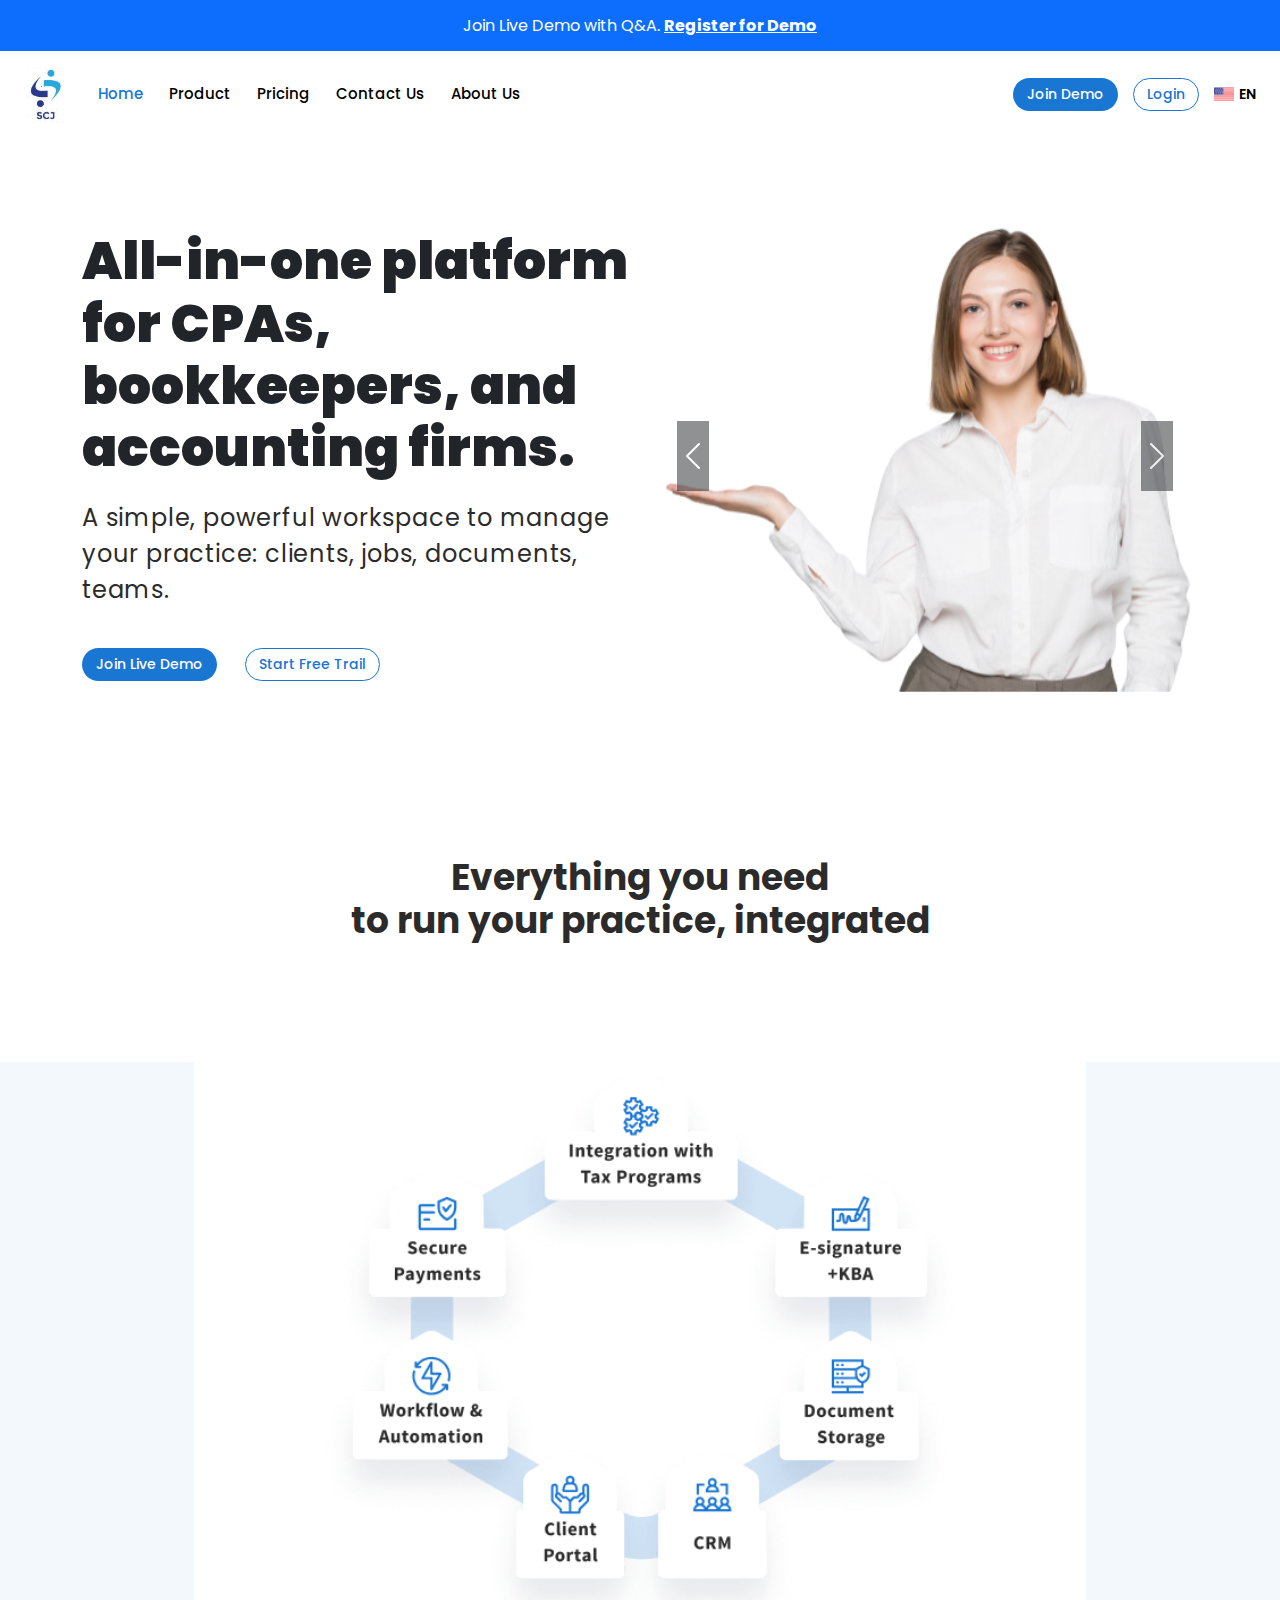
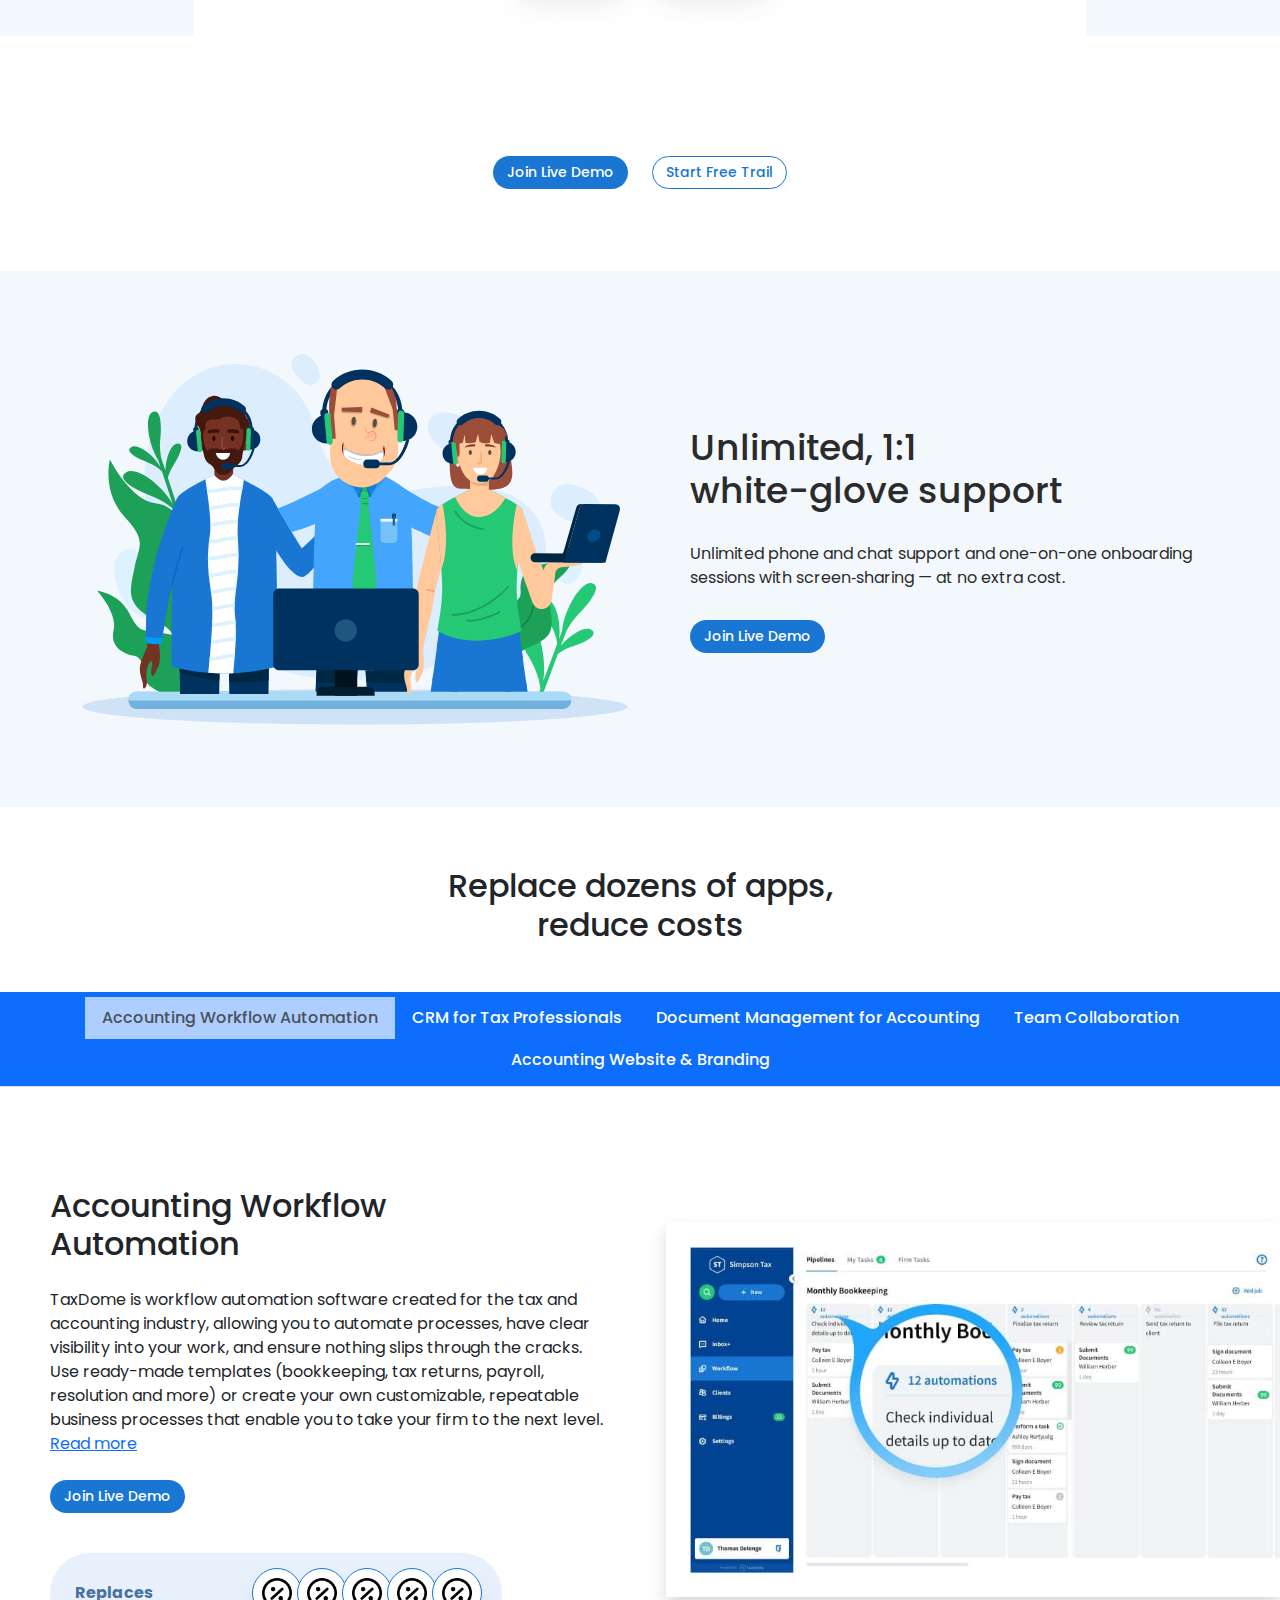
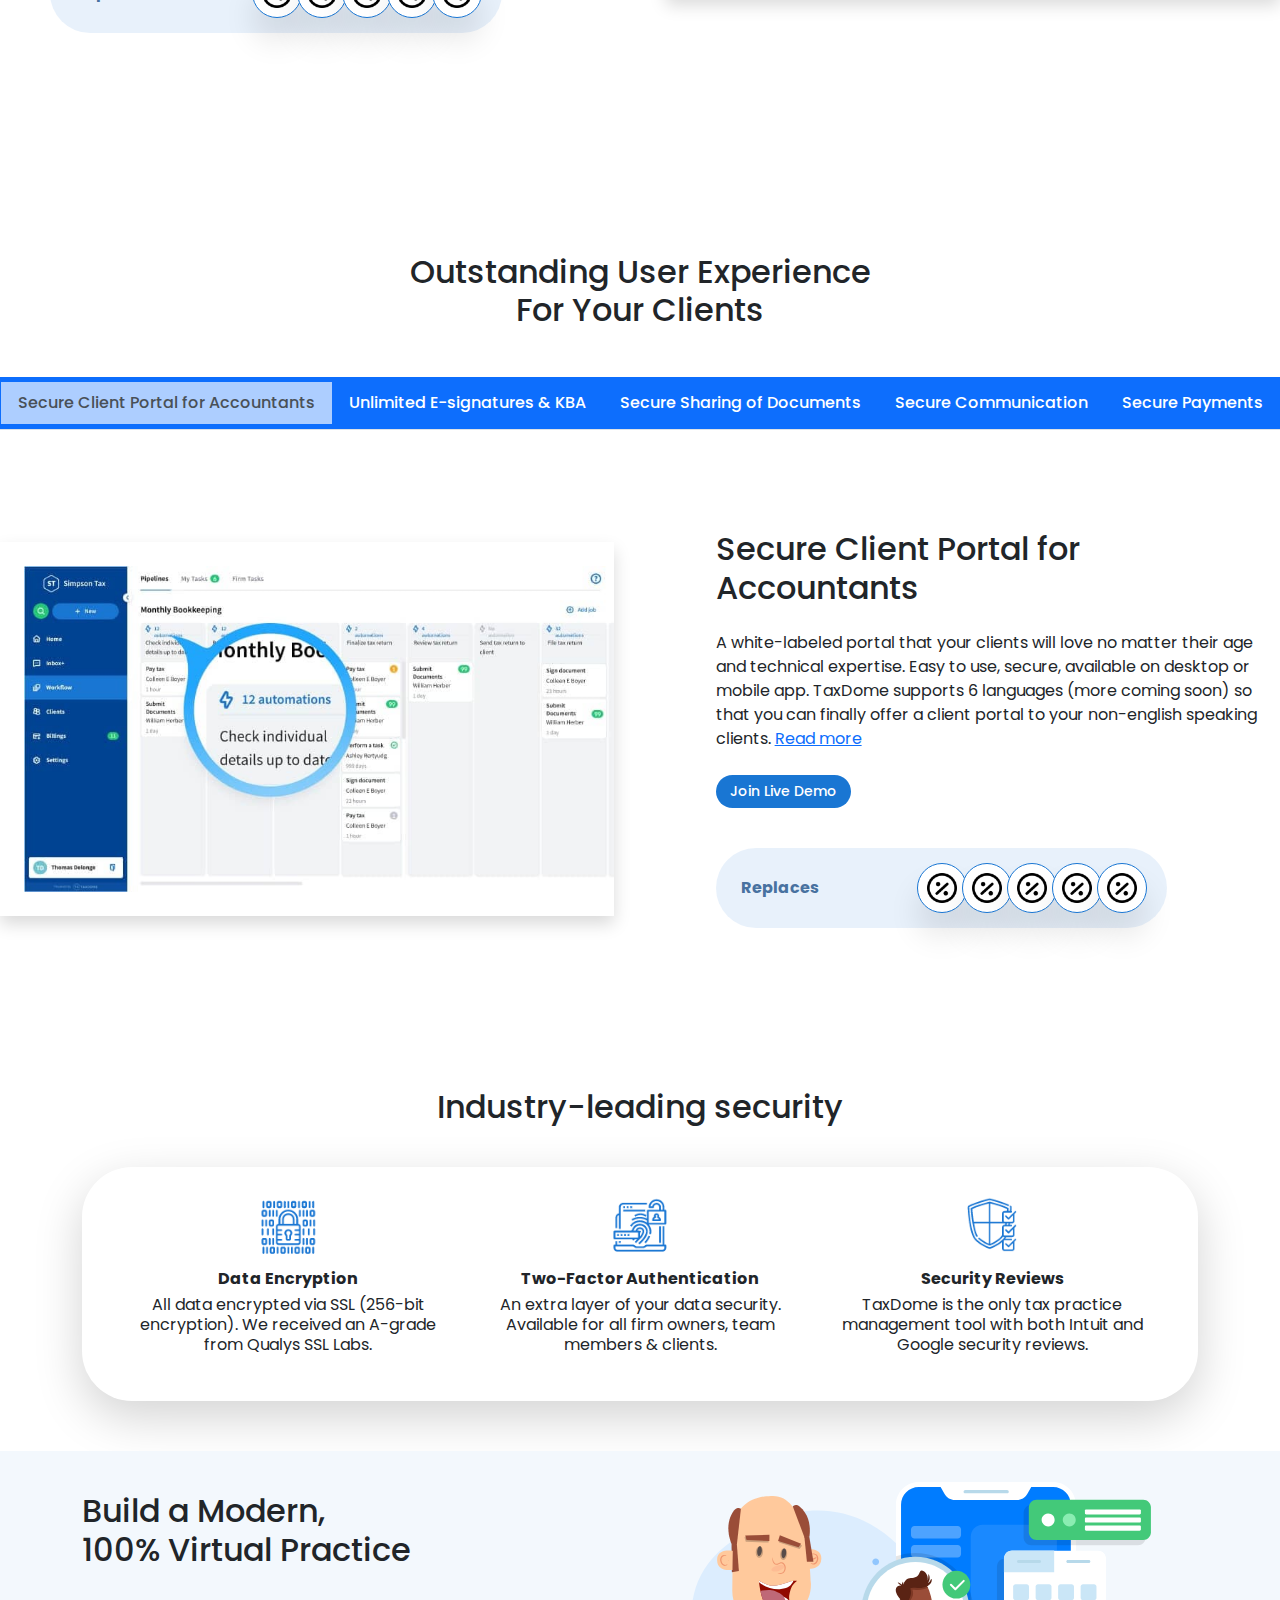
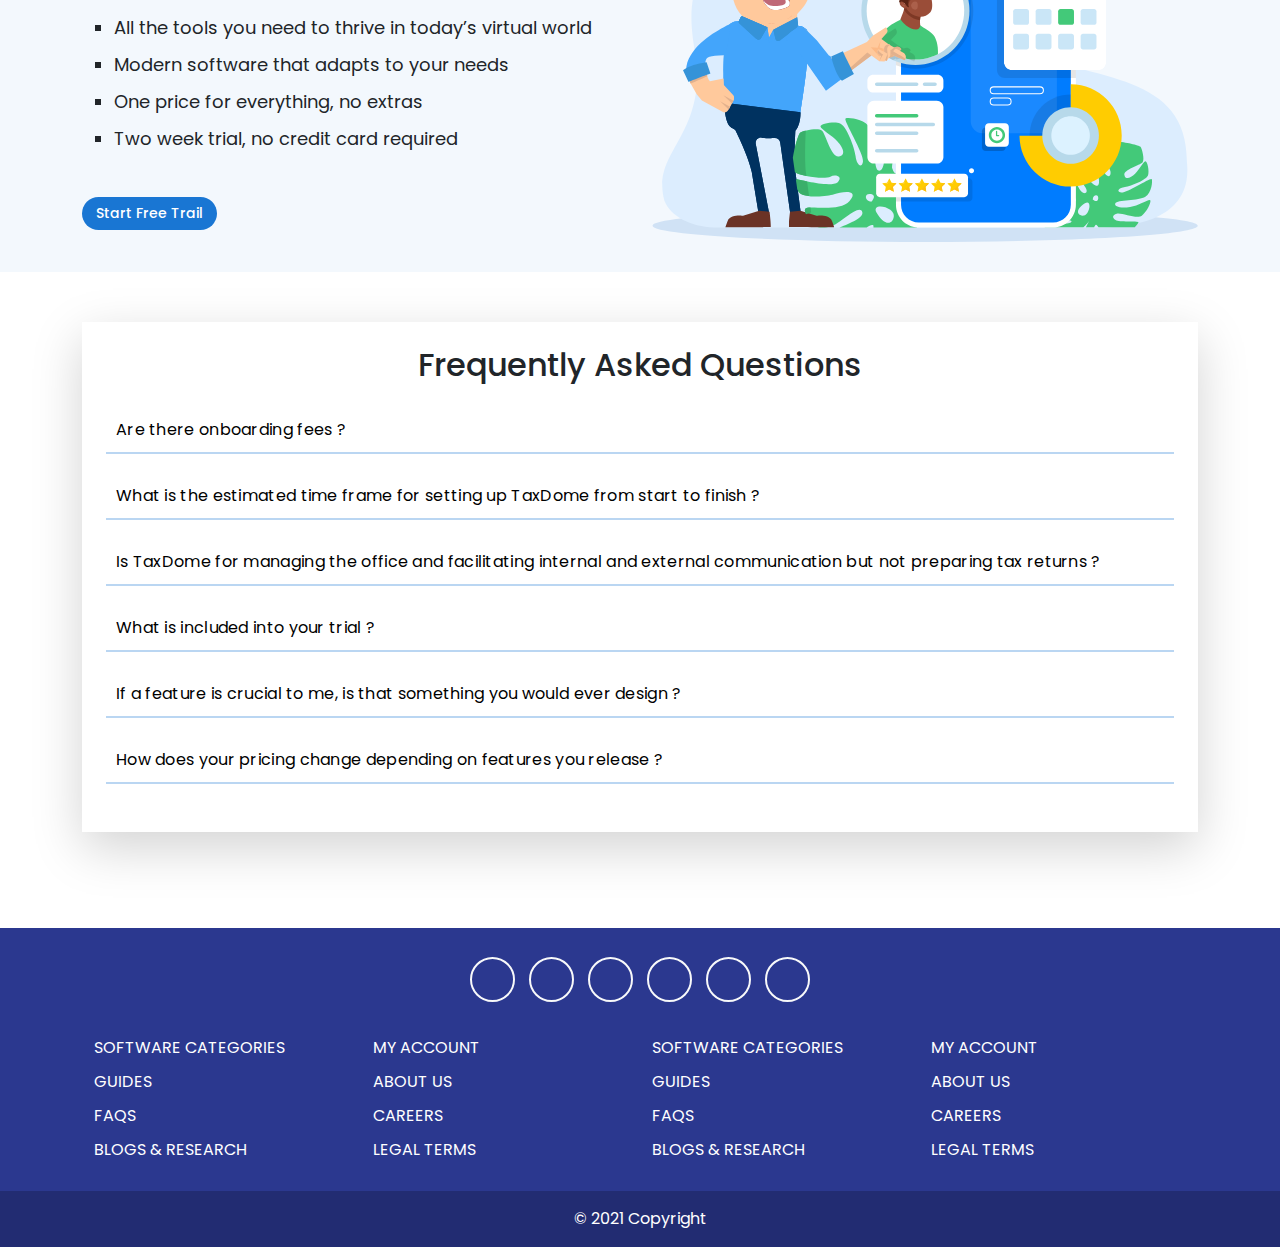
<file: index.html>
<!DOCTYPE html>
<html lang="en">
  <head>
    <meta charset="UTF-8" />
    <meta http-equiv="X-UA-Compatible" content="IE=edge" />
    <meta name="viewport" content="width=device-width, initial-scale=1.0" />
    <link rel="stylesheet" href="./css/bootstrap.min.css" />
    <link rel="stylesheet" href="./css/custom.css" />
    <title>Project</title>
  </head>

  <body>
    <div class="p-3 bg-primary text-center text-white">
      <h6 class="m-0 fw-normal fs-6">
        Join Live Demo with Q&A.
        <a href="/" class="fw-bold text-white">Register for Demo</a>
      </h6>
    </div>

    <header class="container-fluid">
      <nav class="navbar navbar-expand-lg">
        <div class="container-fluid">
          <div class="d-flex align-items-center">
            <a class="navbar-brand fw-bold" href="#">
              <img src="./images/logo.jpg" alt="" />
            </a>
          </div>
          <button
            class="navbar-toggler text-primary"
            type="button"
            data-bs-toggle="collapse"
            data-bs-target="#navbarSupportedContent"
            aria-controls="navbarSupportedContent"
            aria-expanded="false"
            aria-label="Toggle navigation"
          >
            <span><i class="fas fa-bars"></i></span>
          </button>
          <div class="collapse navbar-collapse" id="navbarSupportedContent">
            <ul class="navbar-nav me-auto mb-2 mb-lg-0">
              <li class="nav-item">
                <a class="nav-link activeMenu" href="index.html"> Home </a>
              </li>
              <li class="nav-item dropdown">                  
                </a>
                 <a class="nav-link"  href="Product.html">Product </a>
              </li>

              <li class="nav-item">
                <a class="nav-link active" aria-current="page" href="#"
                  >Pricing</a
                >
              </li>
              <li class="nav-item">
                <a class="nav-link" href="ContactUs.html"> Contact Us </a>
              </li>
              <li class="nav-item">
                <a class="nav-link" href="AboutUs.html"> About Us </a>
              </li>
            </ul>
            <div class="login-signup">
              <div class="dropdown">
                <button
                  class="join dropdown-toggle"
                  type="button"
                  id="dropdownMenuButton1"
                  data-bs-toggle="dropdown"
                  aria-expanded="false"
                >
                  Join Demo
                </button>
                <ul class="dropdown-menu" aria-labelledby="dropdownMenuButton1">
                  <li><a class="dropdown-item" href="#">Join Live Demo</a></li>
                  <li><a class="dropdown-item" href="#">Watch Recording</a></li>
                  <li>
                    <a class="dropdown-item" href="#">Simulated Account</a>
                  </li>
                </ul>
              </div>
              <button class="start">Login</button>
              <button class="select-lang">
                <img src="./images/usflag.png" alt="" /> EN
              </button>
            </div>
          </div>
        </div>
      </nav>
    </header>

    <section class="banner-section">
      <div class="container">
        <div class="row align-items-center">
          <div class="col-lg-6 col-md-6 col-sm-12">
            <h1 class="main-title">
              All-in-one platform for CPAs, bookkeepers, and accounting firms.
            </h1>
            <p class="main-title-desc">
              A simple, powerful workspace to manage your practice: clients,
              jobs, documents, teams.
            </p>
            <div class="join-live-demo">
              <button class="join me-4">Join Live Demo</button>
              <button class="start">Start Free Trail</button>
            </div>
          </div>
          <div class="col-lg-6 col-md-6 col-sm-12">
            <div
              id="carouselExampleControls"
              class="carousel slide"
              data-bs-ride="carousel"
            >
              <div class="carousel-inner">
                <div class="carousel-item active" data-bs-interval="100000">
                  <div class="position-relative">
                    <img src="./images/9.png" class="d-block w-100" alt="..." />
                  </div>
                </div>
                <div class="carousel-item">
                  <div class="position-relative">
                    <img src="./images/9.png" class="d-block w-100" alt="..." />
                  </div>
                </div>
                <div class="carousel-item">
                  <div class="position-relative">
                    <img src="./images/9.png" class="d-block w-100" alt="..." />
                  </div>
                </div>
              </div>
              <button
                class="carousel-control-prev"
                type="button"
                data-bs-target="#carouselExampleControls"
                data-bs-slide="prev"
              >
                <span
                  class="carousel-control-prev-icon"
                  aria-hidden="true"
                ></span>
                <span class="visually-hidden">Previous</span>
              </button>
              <button
                class="carousel-control-next"
                type="button"
                data-bs-target="#carouselExampleControls"
                data-bs-slide="next"
              >
                <span
                  class="carousel-control-next-icon"
                  aria-hidden="true"
                ></span>
                <span class="visually-hidden">Next</span>
              </button>
            </div>
          </div>
        </div>
      </div>
    </section>

    <section class="practice-section">
      <h2 class="practice-title">
        Everything you need <br />
        to run your practice, integrated
      </h2>
      <div class="practice-img">
        <img src="./images/practice.png" alt="" />
      </div>
      <div class="d-flex align-items-center justify-content-center">
        <button class="join me-4">Join Live Demo</button>
        <button class="start">Start Free Trail</button>
      </div>
    </section>

    <section class="unlimited-section">
      <div class="container">
        <div class="row align-items-center">
          <div class="col-lg-6 col-md-6 col-sm-12">
            <img src="./images/unlimited.svg" alt="" />
          </div>
          <div class="col-lg-6 col-md-6 col-sm-12 unlimited-detail">
            <h2>
              Unlimited, 1:1 <br />
              white-glove support
            </h2>
            <p>
              Unlimited phone and chat support and one-on-one onboarding
              sessions with screen‑sharing — at no extra cost.
            </p>
            <button class="join me-4">Join Live Demo</button>
          </div>
        </div>
      </div>
    </section>

    <section class="tabss-section">
      <h2 class="text-center mb-5">
        Replace dozens of apps, <br />
        reduce costs
      </h2>
      <ul class="nav nav-tabs" id="myTab" role="tablist">
        <li class="nav-item" role="presentation">
          <button
            class="nav-link active"
            id="home-tab"
            data-bs-toggle="tab"
            data-bs-target="#Accounting"
            type="button"
            role="tab"
            aria-controls="home"
            aria-selected="true"
          >
            Accounting Workflow Automation
          </button>
        </li>
        <li class="nav-item" role="presentation">
          <button
            class="nav-link"
            id="profile-tab"
            data-bs-toggle="tab"
            data-bs-target="#CRM"
            type="button"
            role="tab"
            aria-controls="profile"
            aria-selected="false"
          >
            CRM for Tax Professionals
          </button>
        </li>
        <li class="nav-item" role="presentation">
          <button
            class="nav-link"
            id="profile-tab"
            data-bs-toggle="tab"
            data-bs-target="#Document"
            type="button"
            role="tab"
            aria-controls="profile"
            aria-selected="false"
          >
            Document Management for Accounting
          </button>
        </li>
        <li class="nav-item" role="presentation">
          <button
            class="nav-link"
            id="contact-tab"
            data-bs-toggle="tab"
            data-bs-target="#Team"
            type="button"
            role="tab"
            aria-controls="contact"
            aria-selected="false"
          >
            Team Collaboration
          </button>
        </li>
        <li class="nav-item" role="presentation">
          <button
            class="nav-link"
            id="contact-tab"
            data-bs-toggle="tab"
            data-bs-target="#Website"
            type="button"
            role="tab"
            aria-controls="contact"
            aria-selected="false"
          >
            Accounting Website & Branding
          </button>
        </li>
      </ul>
      <div class="tab-content" id="myTabContent">
        <div
          class="tab-pane fade show active"
          id="Accounting"
          role="tabpanel"
          aria-labelledby="home-tab"
        >
          <div class="main-tab-div">
            <div class="tab-detail tab-details">
              <h2>
                Accounting Workflow <br />
                Automation
              </h2>
              <p class="my-4">
                TaxDome is workflow automation software created for the tax and
                accounting industry, allowing you to automate processes, have
                clear visibility into your work, and ensure nothing slips
                through the cracks. Use ready-made templates (bookkeeping, tax
                returns, payroll, resolution and more) or create your own
                customizable, repeatable business processes that enable you to
                take your firm to the next level. <a href="/">Read more</a>
              </p>
              <button class="join me-4">Join Live Demo</button>
              <div class="tab-profiles">
                <span class="tab-sub-title">Replaces</span>
                <div class="some-logos">
                  <div class="main-logos">
                    <img src="./images/plan.png" alt="" />
                  </div>
                  <div class="main-logos">
                    <img src="./images/plan.png" alt="" />
                  </div>
                  <div class="main-logos">
                    <img src="./images/plan.png" alt="" />
                  </div>
                  <div class="main-logos">
                    <img src="./images/plan.png" alt="" />
                  </div>
                  <div class="main-logos">
                    <img src="./images/plan.png" alt="" />
                  </div>
                </div>
              </div>
            </div>
            <div class="tab-detail shadow pt-4 ps-4 pb-4">
              <img src="./images/dashboard-image.jpg" alt="" />
            </div>
          </div>
        </div>
        <div
          class="tab-pane fade"
          id="CRM"
          role="tabpanel"
          aria-labelledby="profile-tab"
        >
          <div class="main-tab-div">
            <div class="tab-detail tab-details">
              <h2>CRM for Tax Professionals</h2>
              <p class="my-4">
                Integrated tax CRM that helps you manage all your firm’s
                relationships with customers and prospects. Send bulk emails,
                messages, contracts and more saving you time and allowing you to
                stay on top of a growing client list. <a href="/">Read more</a>
              </p>
              <button class="join me-4">Join Live Demo</button>
              <div class="tab-profiles">
                <span class="tab-sub-title">Replaces</span>
                <div class="some-logos">
                  <div class="main-logos">
                    <img src="./images/plan.png" alt="" />
                  </div>
                  <div class="main-logos">
                    <img src="./images/plan.png" alt="" />
                  </div>
                  <div class="main-logos">
                    <img src="./images/plan.png" alt="" />
                  </div>
                  <div class="main-logos">
                    <img src="./images/plan.png" alt="" />
                  </div>
                  <div class="main-logos">
                    <img src="./images/plan.png" alt="" />
                  </div>
                </div>
              </div>
            </div>
            <div class="tab-detail shadow pt-4 ps-4 pb-4">
              <img src="./images/dashboard-image.jpg" alt="" />
            </div>
          </div>
        </div>
        <div
          class="tab-pane fade"
          id="Document"
          role="tabpanel"
          aria-labelledby="contact-tab"
        >
          <div class="main-tab-div">
            <div class="tab-detail tab-details">
              <h2>Document Management for Accounting</h2>
              <p class="my-4">
                Unlimited storage and secure document sharing portal in one
                place. Access documents in the browser or through the TaxDome
                Drive directly on your computer in Windows File Explorer or the
                Mac Finder TaxDome’s desktop app allows you to quickly and
                easily get documents from your tax or bookkeeping software
                directly to your clients. <a href="/">Read more</a>
              </p>
              <button class="join me-4">Join Live Demo</button>
              <div class="tab-profiles">
                <span class="tab-sub-title">Replaces</span>
                <div class="some-logos">
                  <div class="main-logos">
                    <img src="./images/plan.png" alt="" />
                  </div>
                  <div class="main-logos">
                    <img src="./images/plan.png" alt="" />
                  </div>
                  <div class="main-logos">
                    <img src="./images/plan.png" alt="" />
                  </div>
                  <div class="main-logos">
                    <img src="./images/plan.png" alt="" />
                  </div>
                  <div class="main-logos">
                    <img src="./images/plan.png" alt="" />
                  </div>
                </div>
              </div>
            </div>
            <div class="tab-detail shadow pt-4 ps-4 pb-4">
              <img src="./images/dashboard-image.jpg" alt="" />
            </div>
          </div>
        </div>
        <div
          class="tab-pane fade"
          id="Team"
          role="tabpanel"
          aria-labelledby="profile-tab"
        >
          <div class="main-tab-div">
            <div class="tab-detail tab-details">
              <h2>Team Collaboration</h2>
              <p class="my-4">
                Scale your business and grow with TaxDome. Utilize the shared
                inbox to organize all communications & route them to the right
                people, getting more done as a team. Maintain a clear
                understanding of who is working on what, ensuring all deadlines
                are met. Ensure privacy and safety of your client data with
                comprehensive user permissioning. <a href="/">Read more</a>
              </p>
              <button class="join me-4">Join Live Demo</button>
              <div class="tab-profiles">
                <span class="tab-sub-title">Replaces</span>
                <div class="some-logos">
                  <div class="main-logos">
                    <img src="./images/plan.png" alt="" />
                  </div>
                  <div class="main-logos">
                    <img src="./images/plan.png" alt="" />
                  </div>
                  <div class="main-logos">
                    <img src="./images/plan.png" alt="" />
                  </div>
                  <div class="main-logos">
                    <img src="./images/plan.png" alt="" />
                  </div>
                  <div class="main-logos">
                    <img src="./images/plan.png" alt="" />
                  </div>
                </div>
              </div>
            </div>
            <div class="tab-detail shadow pt-4 ps-4 pb-4">
              <img src="./images/dashboard-image.jpg" alt="" />
            </div>
          </div>
        </div>
        <div
          class="tab-pane fade"
          id="Website"
          role="tabpanel"
          aria-labelledby="contact-tab"
        >
          <div class="main-tab-div">
            <div class="tab-detail tab-details">
              <h2>Accounting Website & Branding</h2>
              <p class="my-4">
                Create a modern, mobile-friendly accounting firm website hosted
                with TaxDome. Choose from over 200 accounting firm website
                templates and utilize a custom URL to represent your brand to
                the fullest. All at no extra charge. <a href="/">Read more</a>
              </p>
              <button class="join me-4">Join Live Demo</button>
              <div class="tab-profiles">
                <span class="tab-sub-title">Replaces</span>
                <div class="some-logos">
                  <div class="main-logos">
                    <img src="./images/plan.png" alt="" />
                  </div>
                  <div class="main-logos">
                    <img src="./images/plan.png" alt="" />
                  </div>
                  <div class="main-logos">
                    <img src="./images/plan.png" alt="" />
                  </div>
                  <div class="main-logos">
                    <img src="./images/plan.png" alt="" />
                  </div>
                  <div class="main-logos">
                    <img src="./images/plan.png" alt="" />
                  </div>
                </div>
              </div>
            </div>
            <div class="tab-detail shadow pt-4 ps-4 pb-4">
              <img src="./images/dashboard-image.jpg" alt="" />
            </div>
          </div>
        </div>
      </div>
    </section>

    <section class="tabss-section">
      <h2 class="text-center mb-5">
        Outstanding User Experience <br />
        For Your Clients
      </h2>
      <ul class="nav nav-tabs" id="myTab" role="tablist">
        <li class="nav-item" role="presentation">
          <button
            class="nav-link active"
            id="home-tab"
            data-bs-toggle="tab"
            data-bs-target="#Secure"
            type="button"
            role="tab"
            aria-controls="home"
            aria-selected="true"
          >
            Secure Client Portal for Accountants
          </button>
        </li>
        <li class="nav-item" role="presentation">
          <button
            class="nav-link"
            id="profile-tab"
            data-bs-toggle="tab"
            data-bs-target="#Unlimited"
            type="button"
            role="tab"
            aria-controls="profile"
            aria-selected="false"
          >
            Unlimited E-signatures & KBA
          </button>
        </li>
        <li class="nav-item" role="presentation">
          <button
            class="nav-link"
            id="profile-tab"
            data-bs-toggle="tab"
            data-bs-target="#Sharing"
            type="button"
            role="tab"
            aria-controls="profile"
            aria-selected="false"
          >
            Secure Sharing of Documents
          </button>
        </li>
        <li class="nav-item" role="presentation">
          <button
            class="nav-link"
            id="contact-tab"
            data-bs-toggle="tab"
            data-bs-target="#Communication"
            type="button"
            role="tab"
            aria-controls="contact"
            aria-selected="false"
          >
            Secure Communication
          </button>
        </li>
        <li class="nav-item" role="presentation">
          <button
            class="nav-link"
            id="contact-tab"
            data-bs-toggle="tab"
            data-bs-target="#Payments"
            type="button"
            role="tab"
            aria-controls="contact"
            aria-selected="false"
          >
            Secure Payments
          </button>
        </li>
      </ul>
      <div class="tab-content" id="myTabContent">
        <div
          class="tab-pane fade show active"
          id="Secure"
          role="tabpanel"
          aria-labelledby="home-tab"
        >
          <div class="main-tab-div">
            <div class="tab-detail shadow pt-4 ps-4 pb-4">
              <img src="./images/dashboard-image.jpg" alt="" />
            </div>
            <div class="tab-detail tab-details">
              <h2>Secure Client Portal for Accountants</h2>
              <p class="my-4">
                A white-labeled portal that your clients will love no matter
                their age and technical expertise. Easy to use, secure,
                available on desktop or mobile app. TaxDome supports 6 languages
                (more coming soon) so that you can finally offer a client portal
                to your non-english speaking clients. <a href="/">Read more</a>
              </p>
              <button class="join me-4">Join Live Demo</button>
              <div class="tab-profiles">
                <span class="tab-sub-title">Replaces</span>
                <div class="some-logos">
                  <div class="main-logos">
                    <img src="./images/plan.png" alt="" />
                  </div>
                  <div class="main-logos">
                    <img src="./images/plan.png" alt="" />
                  </div>
                  <div class="main-logos">
                    <img src="./images/plan.png" alt="" />
                  </div>
                  <div class="main-logos">
                    <img src="./images/plan.png" alt="" />
                  </div>
                  <div class="main-logos">
                    <img src="./images/plan.png" alt="" />
                  </div>
                </div>
              </div>
            </div>
          </div>
        </div>
        <div
          class="tab-pane fade"
          id="Unlimited"
          role="tabpanel"
          aria-labelledby="profile-tab"
        >
          <div class="main-tab-div">
            <div class="tab-detail tab-details">
              <h2>Unlimited E-signatures & KBA</h2>
              <p class="my-4">
                Create legally binding documents with unlimited e-signatures
                included in TaxDome. Easy to use interface, tooltips, and
                auto-reminders make signing documents effortless for one or
                multiple signers. KBA available at $1 per signature.
                <a href="/">Read more</a>
              </p>
              <button class="join me-4">Join Live Demo</button>
              <div class="tab-profiles">
                <span class="tab-sub-title">Replaces</span>
                <div class="some-logos">
                  <div class="main-logos">
                    <img src="./images/plan.png" alt="" />
                  </div>
                  <div class="main-logos">
                    <img src="./images/plan.png" alt="" />
                  </div>
                  <div class="main-logos">
                    <img src="./images/plan.png" alt="" />
                  </div>
                  <div class="main-logos">
                    <img src="./images/plan.png" alt="" />
                  </div>
                  <div class="main-logos">
                    <img src="./images/plan.png" alt="" />
                  </div>
                </div>
              </div>
            </div>
            <div class="tab-detail shadow pt-4 ps-4 pb-4">
              <img src="./images/dashboard-image.jpg" alt="" />
            </div>
          </div>
        </div>
        <div
          class="tab-pane fade"
          id="Sharing"
          role="tabpanel"
          aria-labelledby="contact-tab"
        >
          <div class="main-tab-div">
            <div class="tab-detail shadow pt-4 ps-4 pb-4">
              <img src="./images/dashboard-image.jpg" alt="" />
            </div>
            <div class="tab-detail tab-details">
              <h2>Secure Sharing of Documents</h2>
              <p class="my-4">
                Data safeguards are essential for any modern practice. Encrypted
                with bank-level security and Two-Factor Authentication, your
                client data is protected with TaxDome’s secure file sharing for
                accountants. <a href="/">Read more</a>
              </p>
              <button class="join me-4">Join Live Demo</button>
              <div class="tab-profiles">
                <span class="tab-sub-title">Replaces</span>
                <div class="some-logos">
                  <div class="main-logos">
                    <img src="./images/plan.png" alt="" />
                  </div>
                  <div class="main-logos">
                    <img src="./images/plan.png" alt="" />
                  </div>
                  <div class="main-logos">
                    <img src="./images/plan.png" alt="" />
                  </div>
                  <div class="main-logos">
                    <img src="./images/plan.png" alt="" />
                  </div>
                  <div class="main-logos">
                    <img src="./images/plan.png" alt="" />
                  </div>
                </div>
              </div>
            </div>
          </div>
        </div>
        <div
          class="tab-pane fade"
          id="Communication"
          role="tabpanel"
          aria-labelledby="profile-tab"
        >
          <div class="main-tab-div">
            <div class="tab-detail tab-details">
              <h2>Secure Communication</h2>
              <p class="my-4">
                Clear and secure way to share sensitive data. Similar to
                Whatsapp, but fully integrated with your CRM & Client Portal.
                Messages can be automated and include task lists, documents, and
                reminders. A modern communication method that works for your
                clients and team. <a href="/">Read more</a>
              </p>
              <button class="join me-4">Join Live Demo</button>
              <div class="tab-profiles">
                <span class="tab-sub-title">Replaces</span>
                <div class="some-logos">
                  <div class="main-logos">
                    <img src="./images/plan.png" alt="" />
                  </div>
                  <div class="main-logos">
                    <img src="./images/plan.png" alt="" />
                  </div>
                  <div class="main-logos">
                    <img src="./images/plan.png" alt="" />
                  </div>
                  <div class="main-logos">
                    <img src="./images/plan.png" alt="" />
                  </div>
                  <div class="main-logos">
                    <img src="./images/plan.png" alt="" />
                  </div>
                </div>
              </div>
            </div>
            <div class="tab-detail shadow pt-4 ps-4 pb-4">
              <img src="./images/dashboard-image.jpg" alt="" />
            </div>
          </div>
        </div>
        <div
          class="tab-pane fade"
          id="Payments"
          role="tabpanel"
          aria-labelledby="contact-tab"
        >
          <div class="main-tab-div">
            <div class="tab-detail shadow pt-4 ps-4 pb-4">
              <img src="./images/dashboard-image.jpg" alt="" />
            </div>
            <div class="tab-detail tab-details">
              <h2>Secure Payments</h2>
              <p class="my-4">
                Get paid seamlessly. Accept debit cards, credit cards (ACH
                coming soon) directly within your portal. Integrated with
                Stripe, CPACharge, QBO. Reduce accounts receivable issues by
                locking documents to bills to ensure payment.
                <a href="/">Read more</a>
              </p>
              <button class="join me-4">Join Live Demo</button>
              <div class="tab-profiles">
                <span class="tab-sub-title">Replaces</span>
                <div class="some-logos">
                  <div class="main-logos">
                    <img src="./images/plan.png" alt="" />
                  </div>
                  <div class="main-logos">
                    <img src="./images/plan.png" alt="" />
                  </div>
                  <div class="main-logos">
                    <img src="./images/plan.png" alt="" />
                  </div>
                  <div class="main-logos">
                    <img src="./images/plan.png" alt="" />
                  </div>
                  <div class="main-logos">
                    <img src="./images/plan.png" alt="" />
                  </div>
                </div>
              </div>
            </div>
          </div>
        </div>
      </div>
    </section>

    <section class="industry-section">
      <div class="container">
        <h2 class="text-center">Industry-leading security</h2>
        <div class="row industry-list shadow-lg">
          <div class="col-lg-4 col-md-4 col-sm-12">
            <div class="industry-img">
              <img src="./images/lock.PNG" alt="" />
            </div>
            <div class="text-center">
              <span class="fw-bold mb-1 d-block">Data Encryption</span>
              <p class="lh-sm">
                All data encrypted via SSL (256-bit encryption). We received an
                A-grade from Qualys SSL Labs.
              </p>
            </div>
          </div>

          <div class="col-lg-4 col-md-4 col-sm-12">
            <div class="industry-img">
              <img src="./images/lock2.PNG" alt="" />
            </div>
            <div class="text-center">
              <span class="fw-bold mb-1 d-block"
                >Two-Factor Authentication</span
              >
              <p class="lh-sm">
                An extra layer of your data security. Available for all firm
                owners, team members & clients.
              </p>
            </div>
          </div>

          <div class="col-lg-4 col-md-4 col-sm-12">
            <div class="industry-img">
              <img src="./images/lock3.PNG" alt="" />
            </div>
            <div class="text-center">
              <span class="fw-bold mb-1 d-block">Security Reviews</span>
              <p class="lh-sm">
                TaxDome is the only tax practice management tool with both
                Intuit and Google security reviews.
              </p>
            </div>
          </div>
        </div>
      </div>
      <div class="mordan-div">
        <div class="container">
          <div class="row align-items-center">
            <div class="col-lg-6 col-md-6 col-sm-12">
              <h2>
                Build a Modern,<br />
                100% Virtual Practice
              </h2>
              <ul class="modern-list">
                <li>
                  All the tools you need to thrive in today’s virtual world
                </li>
                <li>Modern software that adapts to your needs</li>
                <li>One price for everything, no extras</li>
                <li>Two week trial, no credit card required</li>
              </ul>
              <button class="join">Start Free Trail</button>
            </div>
            <div class="col-lg-6 col-md-6 col-sm-12">
              <img class="img-fluid" src="./images/virtual.svg" alt="" />
            </div>
          </div>
        </div>
      </div>
    </section>

    <section class="faq-div mb-5 pb-5">
      <div class="container">
        <div class="p-4 shadow-lg">
          <h2 class="text-center">Frequently Asked Questions</h2>
          <div class="my-4">
            <div class="expanded-div">
              <p class="border-div">
                <a
                  data-bs-toggle="collapse"
                  href="#multiCollapseExample1"
                  role="button"
                  aria-expanded="false"
                  aria-controls="multiCollapseExample1"
                  >Are there onboarding fees ?</a
                >
                <i class="fas fa-chevron-down"></i>
              </p>
              <div class="row">
                <div class="col">
                  <div
                    class="collapse multi-collapse"
                    id="multiCollapseExample1"
                  >
                    <div class="card card-body">
                      No, training is 100 percent free. We provide unlimited
                      support on the phone or by chat. Once you sign up with the
                      trial, you’ll receive a message from our team to schedule
                      your one-on-one onboarding session with screen sharing.
                    </div>
                  </div>
                </div>
              </div>
            </div>

            <div class="expanded-div">
              <p class="border-div">
                <a
                  data-bs-toggle="collapse"
                  href="#multiCollapseExample2"
                  role="button"
                  aria-expanded="false"
                  aria-controls="multiCollapseExample2"
                  >What is the estimated time frame for setting up TaxDome from
                  start to finish ?</a
                >
                <i class="fas fa-chevron-down"></i>
              </p>
              <div class="row">
                <div class="col">
                  <div
                    class="collapse multi-collapse"
                    id="multiCollapseExample2"
                  >
                    <div class="card card-body">
                      You can import your clients within minutes. During the
                      onboarding session, you learn how to import clients and
                      documents as well as create templates to automate your
                      work.
                    </div>
                  </div>
                </div>
              </div>
            </div>

            <div class="expanded-div">
              <p class="border-div">
                <a
                  data-bs-toggle="collapse"
                  href="#multiCollapseExample3"
                  role="button"
                  aria-expanded="false"
                  aria-controls="multiCollapseExample3"
                  >Is TaxDome for managing the office and facilitating internal
                  and external communication but not preparing tax returns ?</a
                >
                <i class="fas fa-chevron-down"></i>
              </p>
              <div class="row">
                <div class="col">
                  <div
                    class="collapse multi-collapse"
                    id="multiCollapseExample3"
                  >
                    <div class="card card-body">
                      Correct, TaxDome does not prepare your tax returns. You
                      use TaxDome to speed up your workflows, communicate with
                      team members, and provide an outstanding user experience
                      to exchange information with your clients.
                    </div>
                  </div>
                </div>
              </div>
            </div>

            <div class="expanded-div">
              <p class="border-div">
                <a
                  data-bs-toggle="collapse"
                  href="#multiCollapseExample4"
                  role="button"
                  aria-expanded="false"
                  aria-controls="multiCollapseExample4"
                  >What is included into your trial ?</a
                >
                <i class="fas fa-chevron-down"></i>
              </p>
              <div class="row">
                <div class="col">
                  <div
                    class="collapse multi-collapse"
                    id="multiCollapseExample4"
                  >
                    <div class="card card-body">
                      All features are available during the trial except for
                      Zapier integrations. Paying clients also have access to
                      our feature-request board and the TaxDome community and
                      can influence what features will be developed faster.
                    </div>
                  </div>
                </div>
              </div>
            </div>

            <div class="expanded-div">
              <p class="border-div">
                <a
                  data-bs-toggle="collapse"
                  href="#multiCollapseExample5"
                  role="button"
                  aria-expanded="false"
                  aria-controls="multiCollapseExample5"
                  >If a feature is crucial to me, is that something you would
                  ever design ?</a
                >
                <i class="fas fa-chevron-down"></i>
              </p>
              <div class="row">
                <div class="col">
                  <div
                    class="collapse multi-collapse"
                    id="multiCollapseExample5"
                  >
                    <div class="card card-body">
                      We believe in making our clients happy — and always
                      improving our product to that end. Your business is
                      important to us, which is why we have a feature-request
                      board, where we can prioritise the needs of our clients.
                    </div>
                  </div>
                </div>
              </div>
            </div>

            <div class="expanded-div">
              <p class="border-div">
                <a
                  data-bs-toggle="collapse"
                  href="#multiCollapseExample6"
                  role="button"
                  aria-expanded="false"
                  aria-controls="multiCollapseExample6"
                  >How does your pricing change depending on features you
                  release ?</a
                >
                <i class="fas fa-chevron-down"></i>
              </p>
              <div class="row">
                <div class="col">
                  <div
                    class="collapse multi-collapse"
                    id="multiCollapseExample6"
                  >
                    <div class="card card-body">
                      There are no extra prices with TaxDome. Our pricing model
                      doesn’t depend on features we release, and we don’t have
                      plans on changing it soon.
                    </div>
                  </div>
                </div>
              </div>
            </div>
          </div>
        </div>
      </div>
    </section>

    <!-- Footer -->
    <footer class="text-center text-white mt-5">
      <!-- Grid container -->
      <div class="container p-4">
        <!-- Section: Social media -->
        <section class="mb-4 footer-links">
          <!-- Facebook -->
          <a class="btn btn-outline-light btn-floating" href="#!" role="button"
            ><i class="fab fa-facebook-f"></i
          ></a>

          <!-- Twitter -->
          <a class="btn btn-outline-light btn-floating" href="#!" role="button"
            ><i class="fab fa-twitter"></i
          ></a>

          <!-- Google -->
          <a class="btn btn-outline-light btn-floating" href="#!" role="button"
            ><i class="fab fa-google"></i
          ></a>

          <!-- Instagram -->
          <a class="btn btn-outline-light btn-floating" href="#!" role="button"
            ><i class="fab fa-instagram"></i
          ></a>

          <!-- Linkedin -->
          <a class="btn btn-outline-light btn-floating" href="#!" role="button"
            ><i class="fab fa-linkedin-in"></i
          ></a>

          <!-- Github -->
          <a class="btn btn-outline-light btn-floating" href="#!" role="button"
            ><i class="fab fa-github"></i
          ></a>
        </section>

        <!-- Section: Links -->
        <section class="">
          <!--Grid row-->
          <div class="row">
            <!--Grid column-->
            <div class="col-lg-3 col-md-6 mb-4 mb-md-0">
              <ul class="list-unstyled text-start mb-0">
                <li>
                  <a href="#!" class="text-white text-decoration-none"
                    >SOFTWARE CATEGORIES</a
                  >
                </li>
                <li>
                  <a href="#!" class="text-white text-decoration-none"
                    >GUIDES</a
                  >
                </li>
                <li>
                  <a href="#!" class="text-white text-decoration-none">FAQS</a>
                </li>
                <li>
                  <a href="#!" class="text-white text-decoration-none"
                    >BLOGS & RESEARCH</a
                  >
                </li>
              </ul>
            </div>
            <!--Grid column-->

            <!--Grid column-->
            <div class="col-lg-3 col-md-6 mb-4 mb-md-0">
              <ul class="list-unstyled text-start mb-0">
                <li>
                  <a href="#!" class="text-white text-decoration-none"
                    >MY ACCOUNT</a
                  >
                </li>
                <li>
                  <a href="#!" class="text-white text-decoration-none"
                    >ABOUT US</a
                  >
                </li>
                <li>
                  <a href="#!" class="text-white text-decoration-none"
                    >CAREERS</a
                  >
                </li>
                <li>
                  <a href="#!" class="text-white text-decoration-none"
                    >LEGAL TERMS</a
                  >
                </li>
              </ul>
            </div>
            <!--Grid column-->

            <!--Grid column-->
            <div class="col-lg-3 col-md-6 mb-4 mb-md-0">
              <ul class="list-unstyled text-start mb-0">
                <li>
                  <a href="#!" class="text-white text-decoration-none"
                    >SOFTWARE CATEGORIES</a
                  >
                </li>
                <li>
                  <a href="#!" class="text-white text-decoration-none"
                    >GUIDES</a
                  >
                </li>
                <li>
                  <a href="#!" class="text-white text-decoration-none">FAQS</a>
                </li>
                <li>
                  <a href="#!" class="text-white text-decoration-none"
                    >BLOGS & RESEARCH</a
                  >
                </li>
              </ul>
            </div>
            <!--Grid column-->

            <!--Grid column-->
            <div class="col-lg-3 col-md-6 mb-4 mb-md-0">
              <ul class="list-unstyled text-start mb-0">
                <li>
                  <a href="#!" class="text-white text-decoration-none"
                    >MY ACCOUNT</a
                  >
                </li>
                <li>
                  <a href="#!" class="text-white text-decoration-none"
                    >ABOUT US</a
                  >
                </li>
                <li>
                  <a href="#!" class="text-white text-decoration-none"
                    >CAREERS</a
                  >
                </li>
                <li>
                  <a href="#!" class="text-white text-decoration-none"
                    >LEGAL TERMS</a
                  >
                </li>
              </ul>
            </div>
            <!--Grid column-->
          </div>
          <!--Grid row-->
        </section>
        <!-- Section: Links -->
      </div>
      <!-- Grid container -->

      <!-- Copyright -->
      <div class="text-center p-3" style="background-color: rgba(0, 0, 0, 0.2)">
        © 2021 Copyright
      </div>
      <!-- Copyright -->
    </footer>
    <!-- Footer -->

    <script src="./js/fontawesome.js" crossorigin="anonymous"></script>
    <script src="./js/bootstrap.bundle.min.js"></script>
  </body>
</html>
</file>
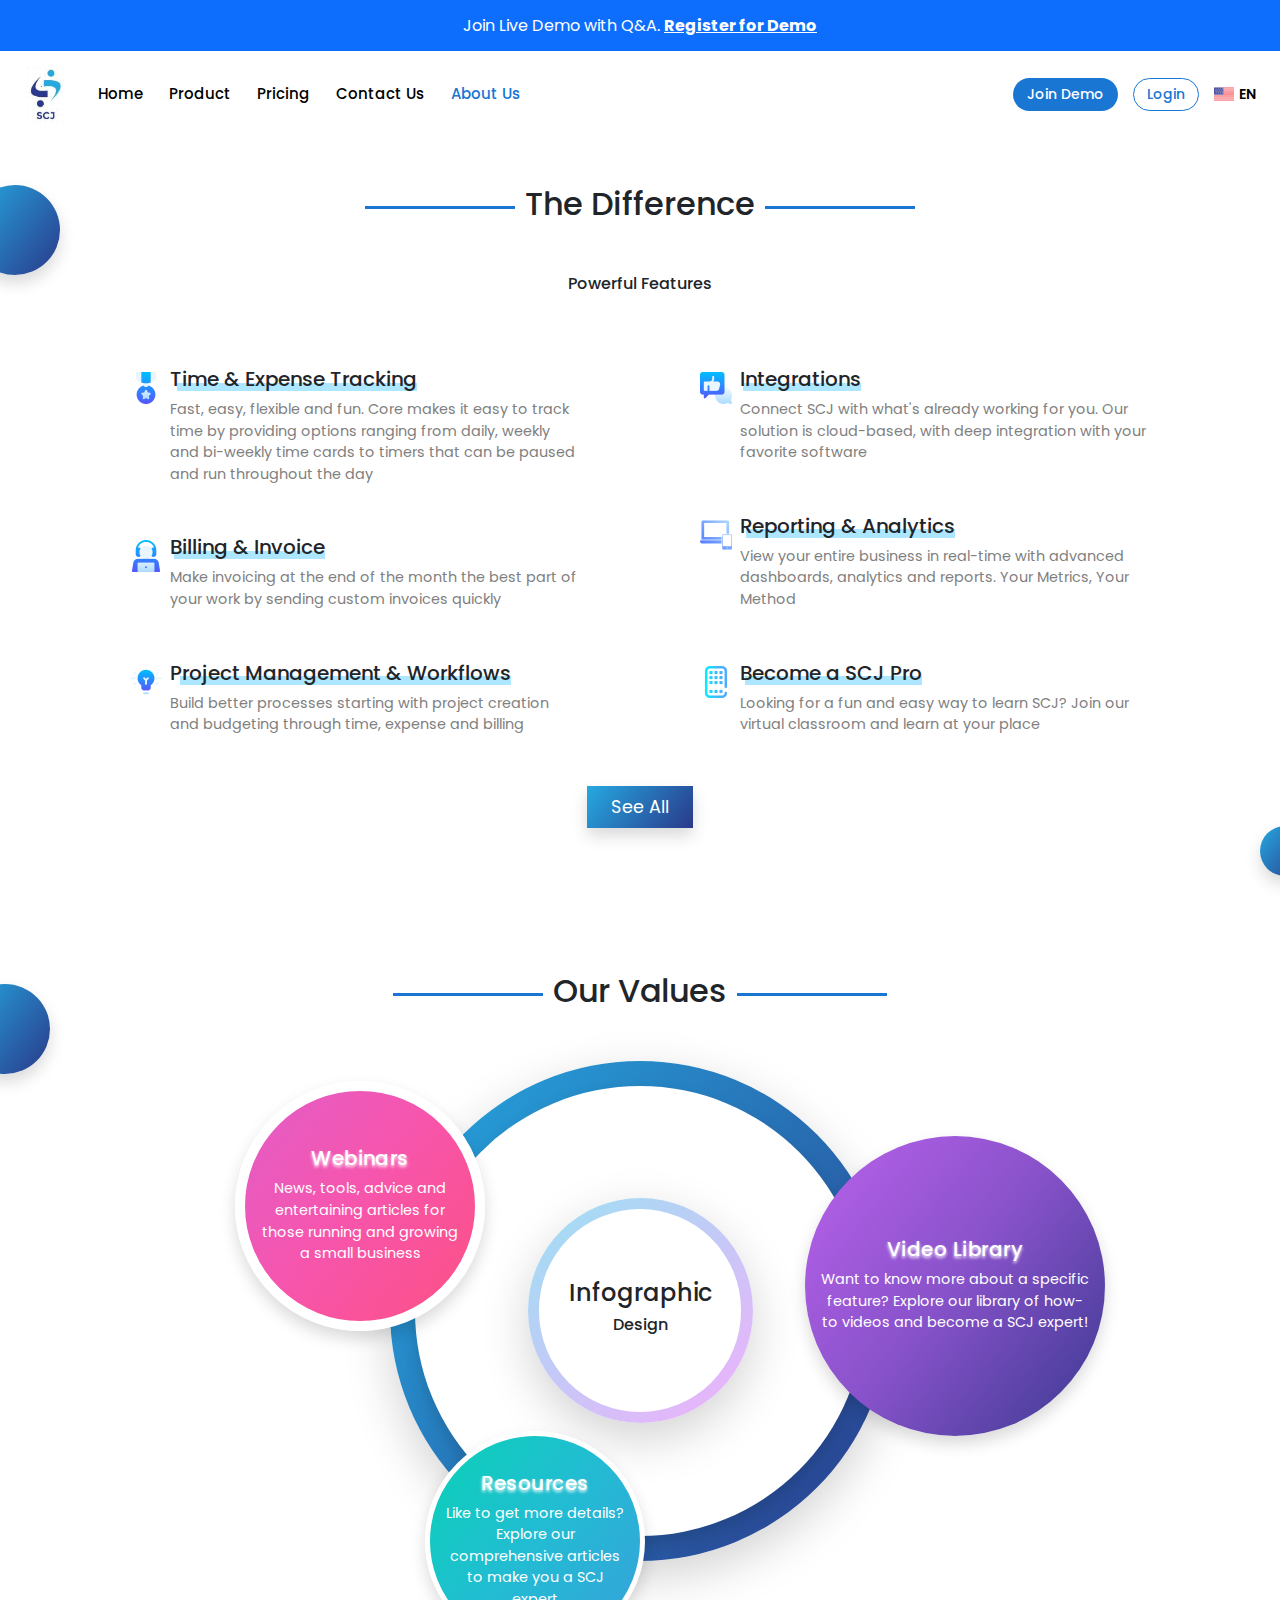
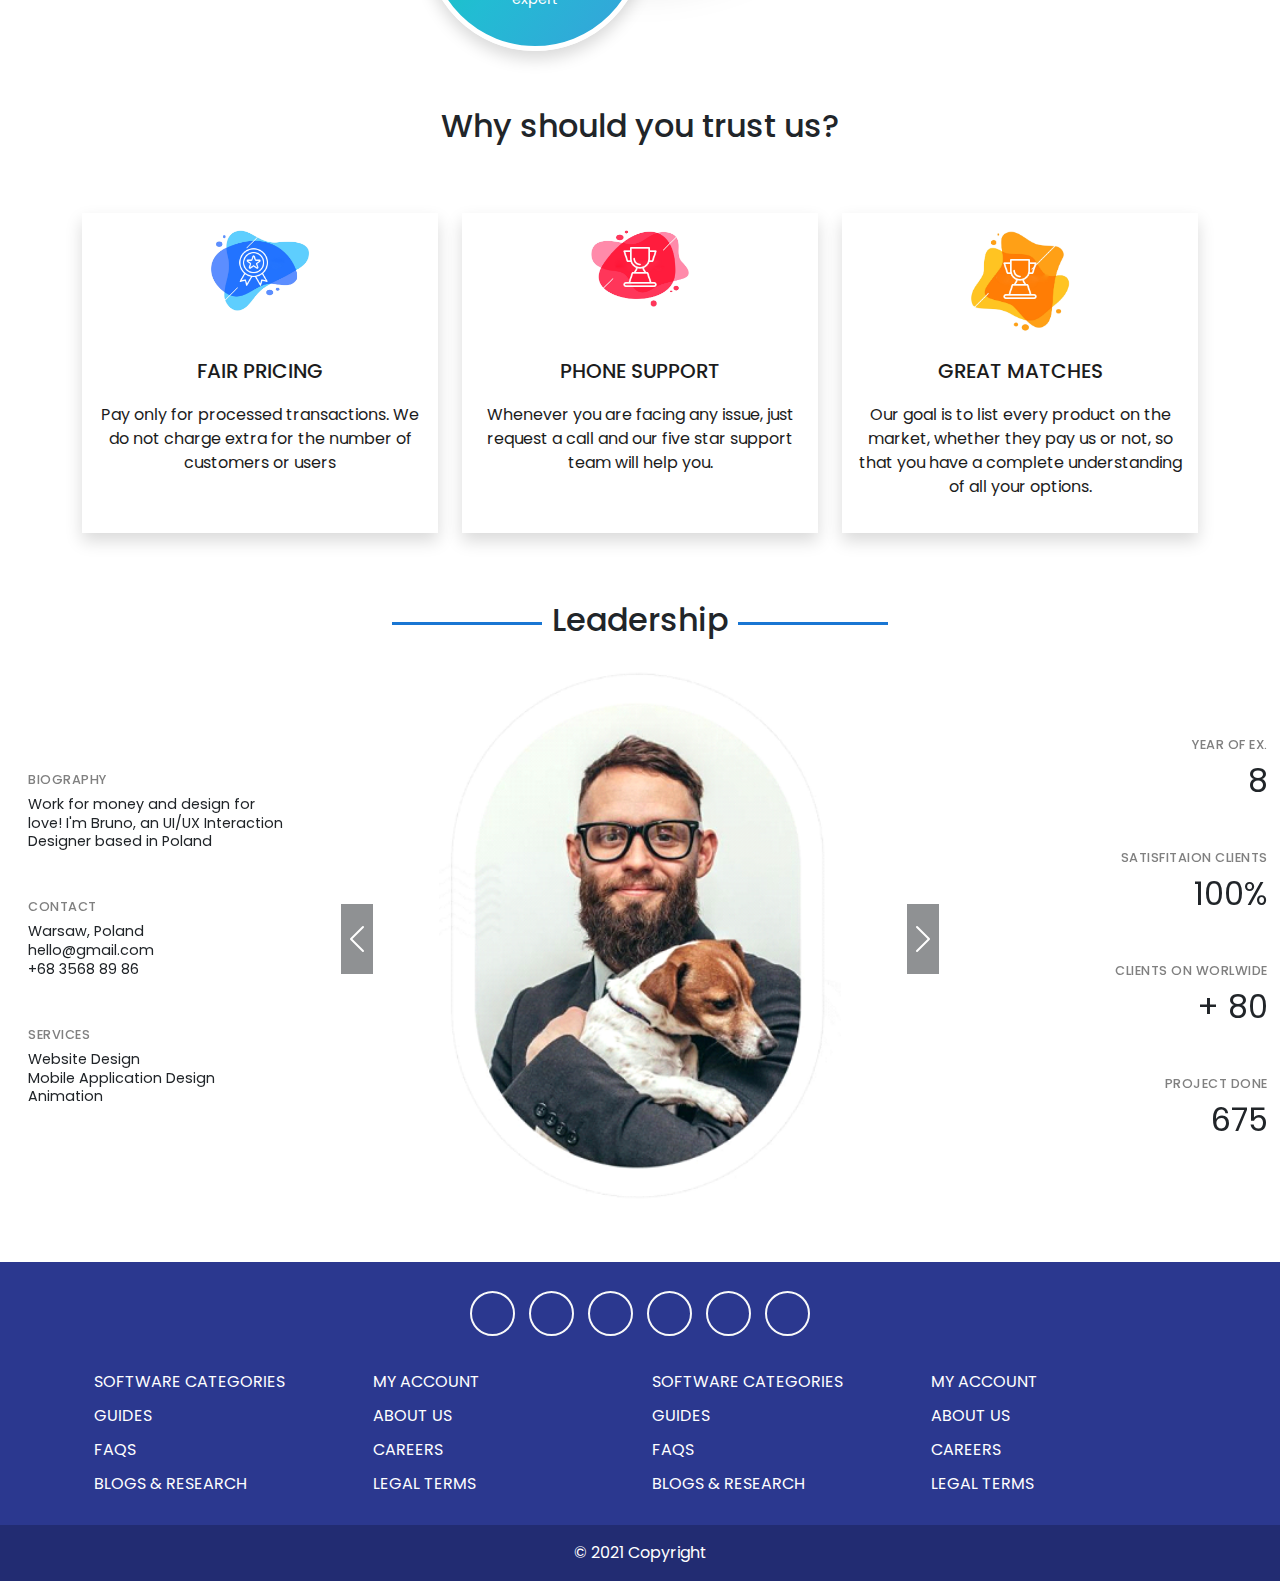
<file: AboutUs.html>
<!DOCTYPE html>
<html lang="en">
  <head>
    <meta charset="UTF-8" />
    <meta http-equiv="X-UA-Compatible" content="IE=edge" />
    <meta name="viewport" content="width=device-width, initial-scale=1.0" />
    <link rel="stylesheet" href="./css/bootstrap.min.css" />
    <link rel="stylesheet" href="./css/custom.css" />
    <link rel="stylesheet" href="./css/aboutUs.css" />
    <title>About Us</title>
  </head>

  <body>
    <div class="p-3 bg-primary text-center text-white">
      <h6 class="m-0 fw-normal fs-6">
        Join Live Demo with Q&A.
        <a href="/" class="fw-bold text-white">Register for Demo</a>
      </h6>
    </div>

    <header class="container-fluid">
      <nav class="navbar navbar-expand-lg">
        <div class="container-fluid">
          <div class="d-flex align-items-center">
            <a class="navbar-brand fw-bold" href="#">
              <img src="./images/logo.jpg" alt="" />
            </a>
          </div>
          <button
            class="navbar-toggler text-primary"
            type="button"
            data-bs-toggle="collapse"
            data-bs-target="#navbarSupportedContent"
            aria-controls="navbarSupportedContent"
            aria-expanded="false"
            aria-label="Toggle navigation"
          >
            <span><i class="fas fa-bars"></i></span>
          </button>
          <div class="collapse navbar-collapse" id="navbarSupportedContent">
            <ul class="navbar-nav me-auto mb-2 mb-lg-0">
              <li class="nav-item">
                <a class="nav-link" href="index.html"> Home </a>
              </li>
              <li class="nav-item dropdown">                  
                </a>
                 <a class="nav-link"  href="Product.html">Product </a>
              </li>

              <li class="nav-item">
                <a class="nav-link active" aria-current="page" href="#"
                  >Pricing</a
                >
              </li>
              <li class="nav-item">
                <a class="nav-link" href="ContactUs.html"> Contact Us </a>
              </li>
              <li class="nav-item">
                <a class="nav-link activeMenu" href="AboutUs.html"> About Us </a>
              </li>
            </ul>
            <div class="login-signup">
              <div class="dropdown">
                <button
                  class="join dropdown-toggle"
                  type="button"
                  id="dropdownMenuButton1"
                  data-bs-toggle="dropdown"
                  aria-expanded="false"
                >
                  Join Demo
                </button>
                <ul class="dropdown-menu" aria-labelledby="dropdownMenuButton1">
                  <li><a class="dropdown-item" href="#">Join Live Demo</a></li>
                  <li><a class="dropdown-item" href="#">Watch Recording</a></li>
                  <li>
                    <a class="dropdown-item" href="#">Simulated Account</a>
                  </li>
                </ul>
              </div>
              <button class="start">Login</button>
              <button class="select-lang">
                <img src="./images/usflag.png" alt="" /> EN
              </button>
            </div>
          </div>
        </div>
      </nav>
    </header>

    <section class="my-5 pb-5 difference-circle">
      <div class="circle shadow" id="circle-one"></div>
      <div class="circle shadow" id="circle-three"></div>
      <div class="container">
        <div class="difference-title text-center mt-3 mb-4">
          <h2>The Difference</h2>
          <h6>Powerful Features</h6>
        </div>
        <div class="row justify-content-around">
          <div class="col-lg-5 col-md-5 col-sm-12">
            <div class="some-features">
              <div class="features-image">
                <img src="./images/medals.png" alt="" />
              </div>
              <div class="features-detail">
                <h5>Time & Expense Tracking</h5>
                <span
                  >Fast, easy, flexible and fun. Core makes it easy to track
                  time by providing options ranging from daily, weekly and
                  bi-weekly time cards to timers that can be paused and run
                  throughout the day</span
                >
              </div>
            </div>

            <div class="some-features">
              <div class="features-image">
                <img src="./images/call-center-agent.png" alt="" />
              </div>
              <div class="features-detail">
                <h5>Billing & Invoice</h5>
                <span
                  >Make invoicing at the end of the month the best part of your
                  work by sending custom invoices quickly
                </span>
              </div>
            </div>

            <div class="some-features">
              <div class="features-image">
                <img src="./images/inspiration.png" alt="" />
              </div>
              <div class="features-detail">
                <h5>Project Management & Workflows</h5>
                <span
                  >Build better processes starting with project creation and
                  budgeting through time, expense and billing
                </span>
              </div>
            </div>
          </div>
          <div class="col-lg-5 col-md-5 col-sm-12">
            <div class="some-features">
              <div class="features-image">
                <img src="./images/customer.png" alt="" />
              </div>
              <div class="features-detail">
                <h5>Integrations</h5>
                <span
                  >Connect SCJ with what's already working for you. Our solution
                  is cloud-based, with deep integration with your favorite
                  software</span
                >
              </div>
            </div>

            <div class="some-features">
              <div class="features-image">
                <img src="./images/responsive-devices.png" alt="" />
              </div>
              <div class="features-detail">
                <h5>Reporting & Analytics</h5>
                <span
                  >View your entire business in real-time with advanced
                  dashboards, analytics and reports. Your Metrics, Your
                  Method</span
                >
              </div>
            </div>

            <div class="some-features">
              <div class="features-image">
                <img src="./images/themes.png" alt="" />
              </div>
              <div class="features-detail">
                <h5>Become a SCJ Pro</h5>
                <span
                  >Looking for a fun and easy way to learn SCJ? Join our virtual
                  classroom and learn at your place</span
                >
              </div>
            </div>
          </div>
        </div>
        <div class="see-all">
          <button class="shadow">See All</button>
        </div>
      </div>
    </section>

    <section class="value-circle my-5 py-5">
      <div class="circle shadow" id="circle-one"></div>
      <div class="container">
        <div class="difference-title text-center mb-4">
          <h2>Our Values</h2>
        </div>

        <div class="our-main shadow-lg">
          <div class="sub-over shadow">
            <div class="sub-div shadow-lg">
              <div class="sub-div-detail">
                <div>
                  <h4>Infographic</h4>
                  <h6>Design</h6>
                </div>
              </div>
            </div>
          </div>
          <div class="sub-one shadow">
            <h5>Webinars</h5>
            <p>
              News, tools, advice and entertaining articles for those running
              and growing a small business
            </p>
          </div>
          <div class="sub-two shadow">
            <h5>Video Library</h5>
            <p>
              Want to know more about a specific feature? Explore our library of
              how-to videos and become a SCJ expert!
            </p>
          </div>
          <div class="sub-three shadow">
            <h5>Resources</h5>
            <p>
              Like to get more details? Explore our comprehensive articles to
              make you a SCJ expert
            </p>
          </div>
        </div>
      </div>
    </section>

    <section class="my-5">
      <div class="container">
        <h2 class="text-center mb-5">Why should you trust us?</h2>
        <div class="row">
          <div class="col-lg-4 col-md-4 col-sm-12">
            <div class="details text-center shadow">
              <div class="details-img">
                <img src="./images/blue-shape.jpg" alt="" />
                <img class="inner-images" src="./images/gift2.png" alt="" />
              </div>
              <h5>FAIR PRICING</h5>
              <p>
                Pay only for processed transactions. We do not charge extra for
                the number of customers or users
              </p>
            </div>
          </div>
          <div class="col-lg-4 col-md-4 col-sm-12">
            <div class="details text-center shadow">
              <div class="details-img red-shapes">
                <img src="./images/red-shape.jpg" alt="" />
                <img class="inner-images" src="./images/trophyy.png" alt="" />
              </div>
              <h5>PHONE SUPPORT</h5>
              <p>
                Whenever you are facing any issue, just request a call and our
                five star support team will help you.
              </p>
            </div>
          </div>
          <div class="col-lg-4 col-md-4 col-sm-12">
            <div class="details text-center shadow">
              <div class="details-img yellow-shapes">
                <img src="./images/yellow-shape.jpg" alt="" />
                <img class="inner-images" src="./images/trophyy.png" alt="" />
              </div>

              <h5>GREAT MATCHES</h5>
              <p>
                Our goal is to list every product on the market, whether they
                pay us or not, so that you have a complete understanding of all
                your options.
              </p>
            </div>
          </div>
        </div>
      </div>
    </section>

    <section>
      <div class="container-fluid">
        <div class="difference-title text-center mt-3 mb-4">
          <h2>Leadership</h2>
        </div>

        <div
          id="carouselExampleIndicators"
          class="carousel slide"
          data-bs-ride="carousel"
        >
          <div class="carousel-indicators">
            <button
              type="button"
              data-bs-target="#carouselExampleIndicators"
              data-bs-slide-to="0"
              class="active"
              aria-current="true"
              aria-label="Slide 1"
            ></button>
            <button
              type="button"
              data-bs-target="#carouselExampleIndicators"
              data-bs-slide-to="1"
              aria-label="Slide 2"
            ></button>
            <button
              type="button"
              data-bs-target="#carouselExampleIndicators"
              data-bs-slide-to="2"
              aria-label="Slide 3"
            ></button>
          </div>
          <div class="carousel-inner">
            <div class="carousel-item active">
              <div class="row align-items-center">
                <div class="col-lg-4 col-md-4 col-sm-12">
                  <div class="user-all-detail">
                    <div class="detail-box">
                      <h5>BIOGRAPHY</h5>
                      <span
                        >Work for money and design for love! I'm Bruno, an UI/UX
                        Interaction Designer based in Poland</span
                      >
                    </div>
                    <div class="detail-box">
                      <h5>CONTACT</h5>
                      <span>Warsaw, Poland</span>
                      <span>hello@gmail.com</span>
                      <span>+68 3568 89 86</span>
                    </div>
                    <div class="detail-box">
                      <h5>SERVICES</h5>
                      <span>Website Design</span>
                      <span>Mobile Application Design</span>
                      <span>Animation</span>
                    </div>
                  </div>
                </div>
                <div class="col-lg-4 col-md-4 col-sm-12">
                  <div class="mainUserImage">
                    <img src="./images/mainuser.PNG" alt="" />
                  </div>
                </div>
                <div class="col-lg-4 col-md-4 col-sm-12">
                  <div class="user-all-counts">
                    <div class="detail-box">
                      <h5>YEAR OF EX.</h5>
                      <span>8</span>
                    </div>
                    <div class="detail-box">
                      <h5>SATISFITAION CLIENTS</h5>
                      <span>100%</span>
                    </div>
                    <div class="detail-box">
                      <h5>CLIENTS ON WORLWIDE</h5>
                      <span>+ 80</span>
                    </div>
                    <div class="detail-box">
                      <h5>PROJECT DONE</h5>
                      <span>675</span>
                    </div>
                  </div>
                </div>
              </div>
            </div>
            <div class="carousel-item">
              <div class="row align-items-center">
                <div class="col-lg-4 col-md-4 col-sm-12">
                  <div class="user-all-detail">
                    <div class="detail-box">
                      <h5>BIOGRAPHY</h5>
                      <span
                        >Work for money and design for love! I'm Bruno, an UI/UX
                        Interaction Designer based in Poland</span
                      >
                    </div>
                    <div class="detail-box">
                      <h5>CONTACT</h5>
                      <span>Warsaw, Poland</span>
                      <span>hello@gmail.com</span>
                      <span>+68 3568 89 86</span>
                    </div>
                    <div class="detail-box">
                      <h5>SERVICES</h5>
                      <span>Website Design</span>
                      <span>Mobile Application Design</span>
                      <span>Animation</span>
                    </div>
                  </div>
                </div>
                <div class="col-lg-4 col-md-4 col-sm-12">
                  <div class="mainUserImage">
                    <img src="./images/mainuser.PNG" alt="" />
                  </div>
                </div>
                <div class="col-lg-4 col-md-4 col-sm-12">
                  <div class="user-all-counts">
                    <div class="detail-box">
                      <h5>YEAR OF EX.</h5>
                      <span>8</span>
                    </div>
                    <div class="detail-box">
                      <h5>SATISFITAION CLIENTS</h5>
                      <span>100%</span>
                    </div>
                    <div class="detail-box">
                      <h5>CLIENTS ON WORLWIDE</h5>
                      <span>+ 80</span>
                    </div>
                    <div class="detail-box">
                      <h5>PROJECT DONE</h5>
                      <span>675</span>
                    </div>
                  </div>
                </div>
              </div>
            </div>
            <div class="carousel-item">
              <div class="row align-items-center">
                <div class="col-lg-4 col-md-4 col-sm-12">
                  <div class="user-all-detail">
                    <div class="detail-box">
                      <h5>BIOGRAPHY</h5>
                      <span
                        >Work for money and design for love! I'm Bruno, an UI/UX
                        Interaction Designer based in Poland</span
                      >
                    </div>
                    <div class="detail-box">
                      <h5>CONTACT</h5>
                      <span>Warsaw, Poland</span>
                      <span>hello@gmail.com</span>
                      <span>+68 3568 89 86</span>
                    </div>
                    <div class="detail-box">
                      <h5>SERVICES</h5>
                      <span>Website Design</span>
                      <span>Mobile Application Design</span>
                      <span>Animation</span>
                    </div>
                  </div>
                </div>
                <div class="col-lg-4 col-md-4 col-sm-12">
                  <div class="mainUserImage">
                    <img src="./images/mainuser.PNG" alt="" />
                  </div>
                </div>
                <div class="col-lg-4 col-md-4 col-sm-12">
                  <div class="user-all-counts">
                    <div class="detail-box">
                      <h5>YEAR OF EX.</h5>
                      <span>8</span>
                    </div>
                    <div class="detail-box">
                      <h5>SATISFITAION CLIENTS</h5>
                      <span>100%</span>
                    </div>
                    <div class="detail-box">
                      <h5>CLIENTS ON WORLWIDE</h5>
                      <span>+ 80</span>
                    </div>
                    <div class="detail-box">
                      <h5>PROJECT DONE</h5>
                      <span>675</span>
                    </div>
                  </div>
                </div>
              </div>
            </div>
          </div>
          <button
            class="carousel-control-prev"
            type="button"
            data-bs-target="#carouselExampleIndicators"
            data-bs-slide="prev"
          >
            <span class="carousel-control-prev-icon" aria-hidden="true"></span>
            <span class="visually-hidden">Previous</span>
          </button>
          <button
            class="carousel-control-next"
            type="button"
            data-bs-target="#carouselExampleIndicators"
            data-bs-slide="next"
          >
            <span class="carousel-control-next-icon" aria-hidden="true"></span>
            <span class="visually-hidden">Next</span>
          </button>
        </div>
      </div>
    </section>
    <!-- Footer -->
    <footer class="text-center text-white mt-5">
      <!-- Grid container -->
      <div class="container p-4">
        <!-- Section: Social media -->
        <section class="mb-4 footer-links">
          <!-- Facebook -->
          <a class="btn btn-outline-light btn-floating" href="#!" role="button"
            ><i class="fab fa-facebook-f"></i
          ></a>

          <!-- Twitter -->
          <a class="btn btn-outline-light btn-floating" href="#!" role="button"
            ><i class="fab fa-twitter"></i
          ></a>

          <!-- Google -->
          <a class="btn btn-outline-light btn-floating" href="#!" role="button"
            ><i class="fab fa-google"></i
          ></a>

          <!-- Instagram -->
          <a class="btn btn-outline-light btn-floating" href="#!" role="button"
            ><i class="fab fa-instagram"></i
          ></a>

          <!-- Linkedin -->
          <a class="btn btn-outline-light btn-floating" href="#!" role="button"
            ><i class="fab fa-linkedin-in"></i
          ></a>

          <!-- Github -->
          <a class="btn btn-outline-light btn-floating" href="#!" role="button"
            ><i class="fab fa-github"></i
          ></a>
        </section>

        <!-- Section: Links -->
        <section class="">
          <!--Grid row-->
          <div class="row">
            <!--Grid column-->
            <div class="col-lg-3 col-md-6 mb-4 mb-md-0">
              <ul class="list-unstyled text-start mb-0">
                <li>
                  <a href="#!" class="text-white text-decoration-none"
                    >SOFTWARE CATEGORIES</a
                  >
                </li>
                <li>
                  <a href="#!" class="text-white text-decoration-none"
                    >GUIDES</a
                  >
                </li>
                <li>
                  <a href="#!" class="text-white text-decoration-none">FAQS</a>
                </li>
                <li>
                  <a href="#!" class="text-white text-decoration-none"
                    >BLOGS & RESEARCH</a
                  >
                </li>
              </ul>
            </div>
            <!--Grid column-->

            <!--Grid column-->
            <div class="col-lg-3 col-md-6 mb-4 mb-md-0">
              <ul class="list-unstyled text-start mb-0">
                <li>
                  <a href="#!" class="text-white text-decoration-none"
                    >MY ACCOUNT</a
                  >
                </li>
                <li>
                  <a href="#!" class="text-white text-decoration-none"
                    >ABOUT US</a
                  >
                </li>
                <li>
                  <a href="#!" class="text-white text-decoration-none"
                    >CAREERS</a
                  >
                </li>
                <li>
                  <a href="#!" class="text-white text-decoration-none"
                    >LEGAL TERMS</a
                  >
                </li>
              </ul>
            </div>
            <!--Grid column-->

            <!--Grid column-->
            <div class="col-lg-3 col-md-6 mb-4 mb-md-0">
              <ul class="list-unstyled text-start mb-0">
                <li>
                  <a href="#!" class="text-white text-decoration-none"
                    >SOFTWARE CATEGORIES</a
                  >
                </li>
                <li>
                  <a href="#!" class="text-white text-decoration-none"
                    >GUIDES</a
                  >
                </li>
                <li>
                  <a href="#!" class="text-white text-decoration-none">FAQS</a>
                </li>
                <li>
                  <a href="#!" class="text-white text-decoration-none"
                    >BLOGS & RESEARCH</a
                  >
                </li>
              </ul>
            </div>
            <!--Grid column-->

            <!--Grid column-->
            <div class="col-lg-3 col-md-6 mb-4 mb-md-0">
              <ul class="list-unstyled text-start mb-0">
                <li>
                  <a href="#!" class="text-white text-decoration-none"
                    >MY ACCOUNT</a
                  >
                </li>
                <li>
                  <a href="#!" class="text-white text-decoration-none"
                    >ABOUT US</a
                  >
                </li>
                <li>
                  <a href="#!" class="text-white text-decoration-none"
                    >CAREERS</a
                  >
                </li>
                <li>
                  <a href="#!" class="text-white text-decoration-none"
                    >LEGAL TERMS</a
                  >
                </li>
              </ul>
            </div>
            <!--Grid column-->
          </div>
          <!--Grid row-->
        </section>
        <!-- Section: Links -->
      </div>
      <!-- Grid container -->

      <!-- Copyright -->
      <div class="text-center p-3" style="background-color: rgba(0, 0, 0, 0.2)">
        © 2021 Copyright
      </div>
      <!-- Copyright -->
    </footer>
    <!-- Footer -->

    <script src="./js/fontawesome.js" crossorigin="anonymous"></script>
    <script src="./js/bootstrap.bundle.min.js"></script>
  </body>
</html>
</file>
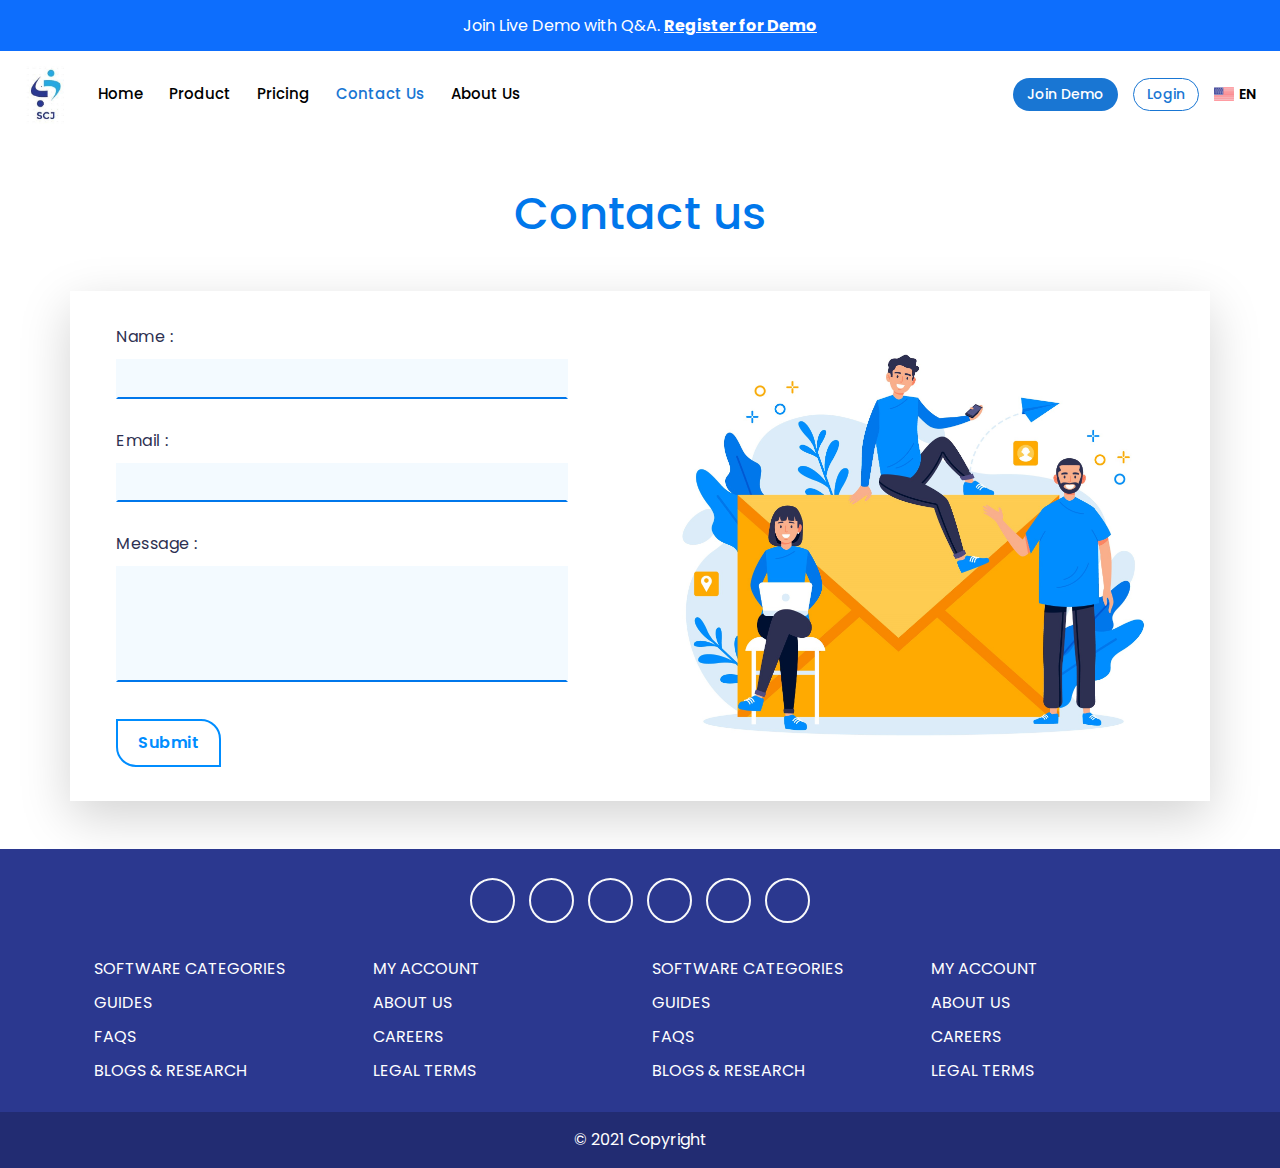
<file: ContactUs.html>
<!DOCTYPE html>
<html lang="en">
  <head>
    <meta charset="UTF-8" />
    <meta http-equiv="X-UA-Compatible" content="IE=edge" />
    <meta name="viewport" content="width=device-width, initial-scale=1.0" />
    <link rel="stylesheet" href="./css/bootstrap.min.css" />
    <link rel="stylesheet" href="./css/custom.css" />
    <link rel="stylesheet" href="./css/contactUs.css" />
    <title>Contact Us</title>
  </head>

  <body>
    <div class="p-3 bg-primary text-center text-white">
      <h6 class="m-0 fw-normal fs-6">
        Join Live Demo with Q&A.
        <a href="/" class="fw-bold text-white">Register for Demo</a>
      </h6>
    </div>

    <header class="container-fluid">
      <nav class="navbar navbar-expand-lg">
        <div class="container-fluid">
          <div class="d-flex align-items-center">
            <a class="navbar-brand fw-bold" href="#">
              <img src="./images/logo.jpg" alt="" />
            </a>
          </div>
          <button
            class="navbar-toggler text-primary"
            type="button"
            data-bs-toggle="collapse"
            data-bs-target="#navbarSupportedContent"
            aria-controls="navbarSupportedContent"
            aria-expanded="false"
            aria-label="Toggle navigation"
          >
            <span><i class="fas fa-bars"></i></span>
          </button>
          <div class="collapse navbar-collapse" id="navbarSupportedContent">
            <ul class="navbar-nav me-auto mb-2 mb-lg-0">
              <li class="nav-item">
                <a class="nav-link" href="index.html"> Home </a>
              </li>
              <li class="nav-item dropdown">                  
                </a>
                 <a class="nav-link"  href="Product.html">Product </a>
              </li>

              <li class="nav-item">
                <a class="nav-link active" aria-current="page" href="#"
                  >Pricing</a
                >
              </li>
              <li class="nav-item">
                <a class="nav-link activeMenu" href="ContactUs.html"> Contact Us </a>
              </li>
              <li class="nav-item">
                <a class="nav-link" href="AboutUs.html"> About Us </a>
              </li>
            </ul>
            <div class="login-signup">
              <div class="dropdown">
                <button
                  class="join dropdown-toggle"
                  type="button"
                  id="dropdownMenuButton1"
                  data-bs-toggle="dropdown"
                  aria-expanded="false"
                >
                  Join Demo
                </button>
                <ul class="dropdown-menu" aria-labelledby="dropdownMenuButton1">
                  <li><a class="dropdown-item" href="#">Join Live Demo</a></li>
                  <li><a class="dropdown-item" href="#">Watch Recording</a></li>
                  <li>
                    <a class="dropdown-item" href="#">Simulated Account</a>
                  </li>
                </ul>
              </div>
              <button class="start">Login</button>
              <button class="select-lang">
                <img src="./images/usflag.png" alt="" /> EN
              </button>
            </div>
          </div>
        </div>
      </nav>
    </header>

    <section>
      <div class="container">
        <h2 class="contact-title">Contact us</h2>
        <div class="row align-items-center shadow-lg p-4">
          <div class="col-md-6 col-lg-6 col-sm-12">
            <div class="contact-form">
              <form>
                <div class="main-input-div">
                  <label for="name"><span>Name :</span></label>
                  <input type="text" id="name" name="user_name" />
                </div>
                <div class="main-input-div">
                  <label for="mail"><span>Email :</span></label>
                  <input type="email" id="mail" name="user_email" />
                </div>
                <div class="main-input-div">
                  <label for="msg"><span>Message :</span></label>
                  <textarea rows="4" cols="50"></textarea>
                </div>
                <div class="main-submit-div">
                  <input type="submit" />
                </div>
              </form>
            </div>
          </div>
          <div class="col-lg-6 col-md-6 col-sm-12">
            <div class="contact-img">
              <img src="./images/contactus.jpg" alt="" />
            </div>
          </div>
        </div>
      </div>
    </section>

    <!-- Footer -->
    <footer class="text-center text-white mt-5">
      <!-- Grid container -->
      <div class="container p-4">
        <!-- Section: Social media -->
        <section class="mb-4 footer-links">
          <!-- Facebook -->
          <a class="btn btn-outline-light btn-floating" href="#!" role="button"
            ><i class="fab fa-facebook-f"></i
          ></a>

          <!-- Twitter -->
          <a class="btn btn-outline-light btn-floating" href="#!" role="button"
            ><i class="fab fa-twitter"></i
          ></a>

          <!-- Google -->
          <a class="btn btn-outline-light btn-floating" href="#!" role="button"
            ><i class="fab fa-google"></i
          ></a>

          <!-- Instagram -->
          <a class="btn btn-outline-light btn-floating" href="#!" role="button"
            ><i class="fab fa-instagram"></i
          ></a>

          <!-- Linkedin -->
          <a class="btn btn-outline-light btn-floating" href="#!" role="button"
            ><i class="fab fa-linkedin-in"></i
          ></a>

          <!-- Github -->
          <a class="btn btn-outline-light btn-floating" href="#!" role="button"
            ><i class="fab fa-github"></i
          ></a>
        </section>

        <!-- Section: Links -->
        <section class="">
          <!--Grid row-->
          <div class="row">
            <!--Grid column-->
            <div class="col-lg-3 col-md-6 mb-4 mb-md-0">
              <ul class="list-unstyled text-start mb-0">
                <li>
                  <a href="#!" class="text-white text-decoration-none"
                    >SOFTWARE CATEGORIES</a
                  >
                </li>
                <li>
                  <a href="#!" class="text-white text-decoration-none"
                    >GUIDES</a
                  >
                </li>
                <li>
                  <a href="#!" class="text-white text-decoration-none">FAQS</a>
                </li>
                <li>
                  <a href="#!" class="text-white text-decoration-none"
                    >BLOGS & RESEARCH</a
                  >
                </li>
              </ul>
            </div>
            <!--Grid column-->

            <!--Grid column-->
            <div class="col-lg-3 col-md-6 mb-4 mb-md-0">
              <ul class="list-unstyled text-start mb-0">
                <li>
                  <a href="#!" class="text-white text-decoration-none"
                    >MY ACCOUNT</a
                  >
                </li>
                <li>
                  <a href="#!" class="text-white text-decoration-none"
                    >ABOUT US</a
                  >
                </li>
                <li>
                  <a href="#!" class="text-white text-decoration-none"
                    >CAREERS</a
                  >
                </li>
                <li>
                  <a href="#!" class="text-white text-decoration-none"
                    >LEGAL TERMS</a
                  >
                </li>
              </ul>
            </div>
            <!--Grid column-->

            <!--Grid column-->
            <div class="col-lg-3 col-md-6 mb-4 mb-md-0">
              <ul class="list-unstyled text-start mb-0">
                <li>
                  <a href="#!" class="text-white text-decoration-none"
                    >SOFTWARE CATEGORIES</a
                  >
                </li>
                <li>
                  <a href="#!" class="text-white text-decoration-none"
                    >GUIDES</a
                  >
                </li>
                <li>
                  <a href="#!" class="text-white text-decoration-none">FAQS</a>
                </li>
                <li>
                  <a href="#!" class="text-white text-decoration-none"
                    >BLOGS & RESEARCH</a
                  >
                </li>
              </ul>
            </div>
            <!--Grid column-->

            <!--Grid column-->
            <div class="col-lg-3 col-md-6 mb-4 mb-md-0">
              <ul class="list-unstyled text-start mb-0">
                <li>
                  <a href="#!" class="text-white text-decoration-none"
                    >MY ACCOUNT</a
                  >
                </li>
                <li>
                  <a href="#!" class="text-white text-decoration-none"
                    >ABOUT US</a
                  >
                </li>
                <li>
                  <a href="#!" class="text-white text-decoration-none"
                    >CAREERS</a
                  >
                </li>
                <li>
                  <a href="#!" class="text-white text-decoration-none"
                    >LEGAL TERMS</a
                  >
                </li>
              </ul>
            </div>
            <!--Grid column-->
          </div>
          <!--Grid row-->
        </section>
        <!-- Section: Links -->
      </div>
      <!-- Grid container -->

      <!-- Copyright -->
      <div class="text-center p-3" style="background-color: rgba(0, 0, 0, 0.2)">
        © 2021 Copyright
      </div>
      <!-- Copyright -->
    </footer>
    <!-- Footer -->

    <script src="./js/fontawesome.js" crossorigin="anonymous"></script>
    <script src="./js/bootstrap.bundle.min.js"></script>
  </body>
</html>
</file>
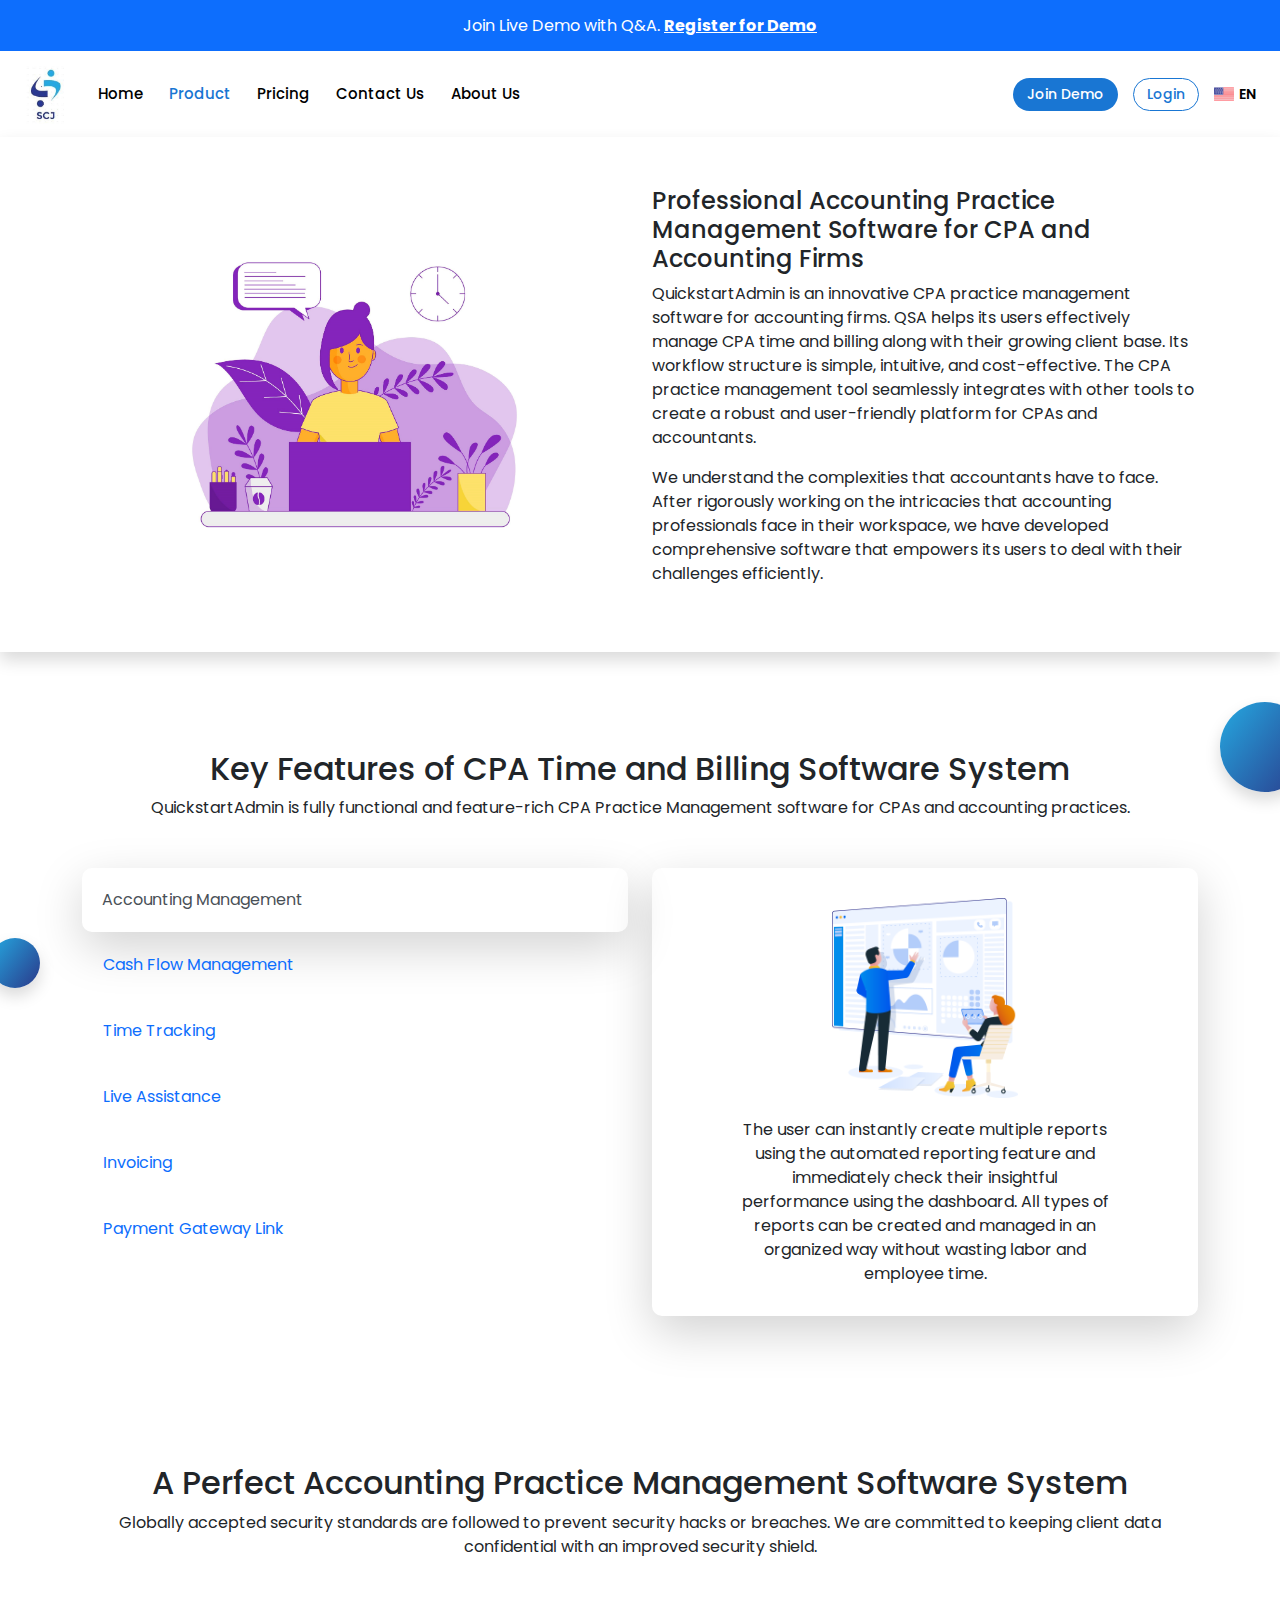
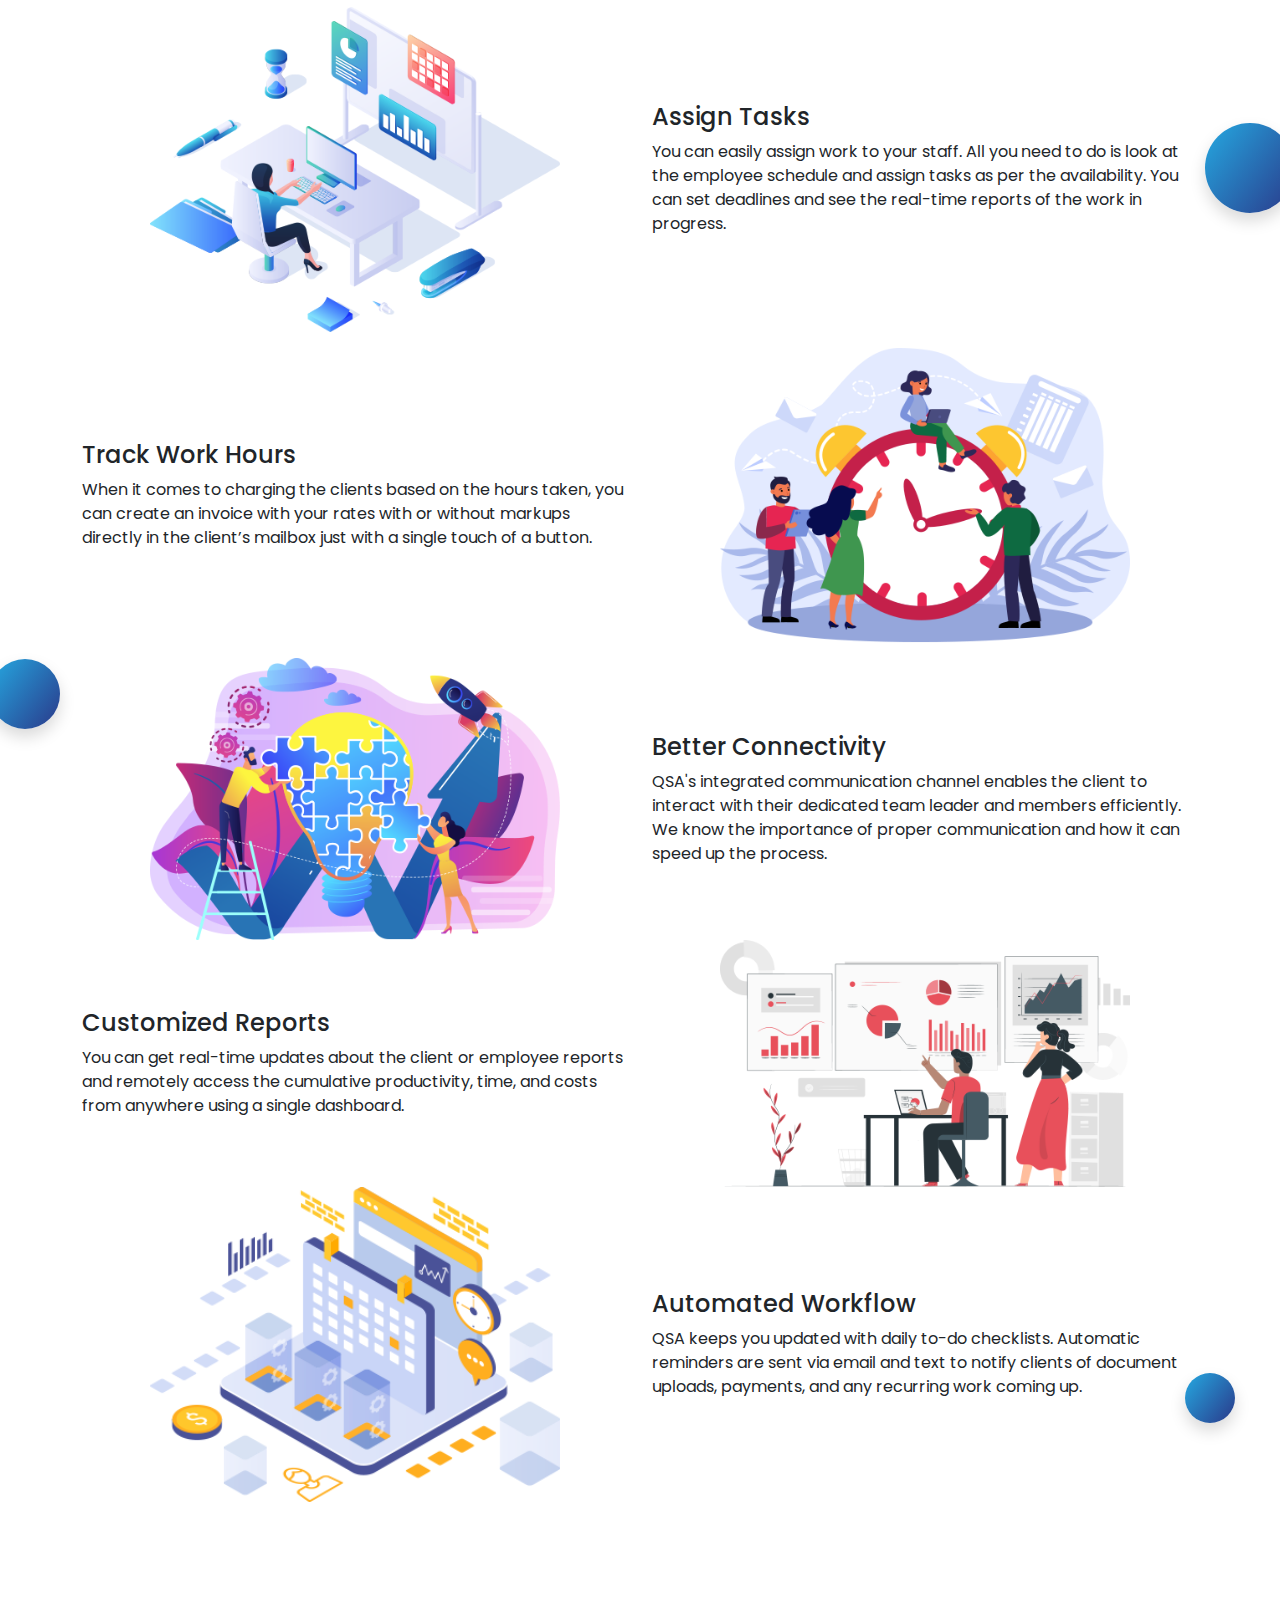
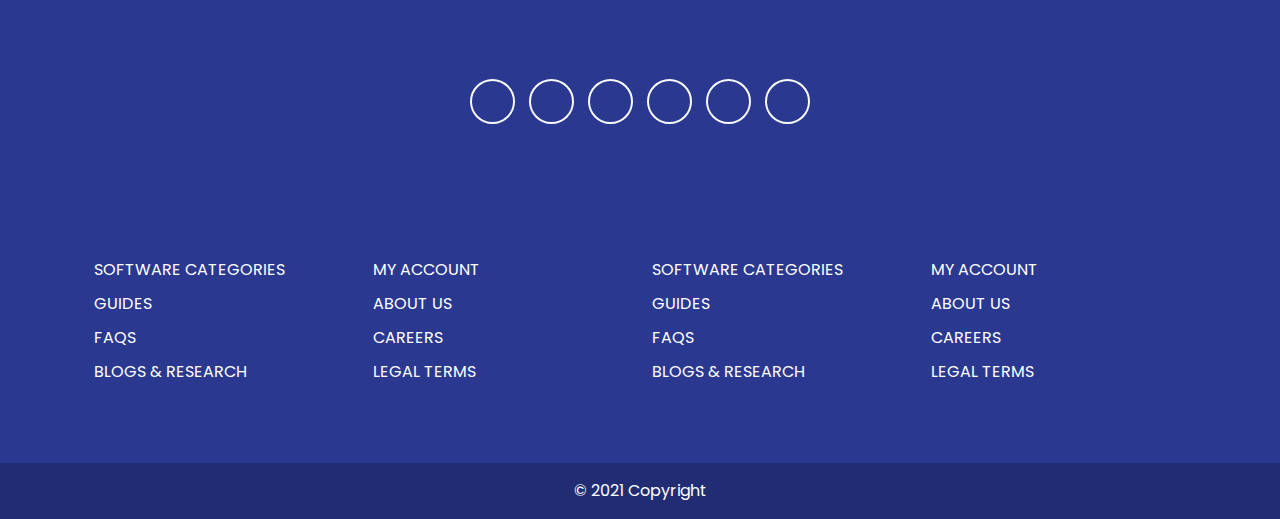
<file: Product.html>
<!DOCTYPE html>
<html lang="en">
  <head>
    <meta charset="UTF-8" />
    <meta http-equiv="X-UA-Compatible" content="IE=edge" />
    <meta name="viewport" content="width=device-width, initial-scale=1.0" />
    <link rel="stylesheet" href="./css/bootstrap.min.css" />
    <link rel="stylesheet" href="./css/custom.css" />
    <link rel="stylesheet" href="./css/product.css" />
    <title>Product</title>
  </head>

  <body>
    <div class="p-3 bg-primary text-center text-white">
      <h6 class="m-0 fw-normal fs-6">
        Join Live Demo with Q&A.
        <a href="/" class="fw-bold text-white">Register for Demo</a>
      </h6>
    </div>

    <header class="container-fluid">
      <nav class="navbar navbar-expand-lg">
        <div class="container-fluid">
          <div class="d-flex align-items-center">
            <a class="navbar-brand fw-bold" href="#">
              <img src="./images/logo.jpg" alt="" />
            </a>
          </div>
          <button
            class="navbar-toggler text-primary"
            type="button"
            data-bs-toggle="collapse"
            data-bs-target="#navbarSupportedContent"
            aria-controls="navbarSupportedContent"
            aria-expanded="false"
            aria-label="Toggle navigation"
          >
            <span><i class="fas fa-bars"></i></span>
          </button>
          <div class="collapse navbar-collapse" id="navbarSupportedContent">
            <ul class="navbar-nav me-auto mb-2 mb-lg-0">
              <li class="nav-item">
                <a class="nav-link" href="index.html"> Home </a>
              </li>
              <li class="nav-item dropdown">                  
                </a>
                 <a class="nav-link activeMenu"  href="Product.html">Product </a>
              </li>

              <li class="nav-item">
                <a class="nav-link active" aria-current="page" href="#"
                  >Pricing</a
                >
              </li>
              <li class="nav-item">
                <a class="nav-link" href="ContactUs.html"> Contact Us </a>
              </li>
              <li class="nav-item">
                <a class="nav-link" href="AboutUs.html"> About Us </a>
              </li>
            </ul>
            <div class="login-signup">
              <div class="dropdown">
                <button
                  class="join dropdown-toggle"
                  type="button"
                  id="dropdownMenuButton1"
                  data-bs-toggle="dropdown"
                  aria-expanded="false"
                >
                  Join Demo
                </button>
                <ul class="dropdown-menu" aria-labelledby="dropdownMenuButton1">
                  <li><a class="dropdown-item" href="#">Join Live Demo</a></li>
                  <li><a class="dropdown-item" href="#">Watch Recording</a></li>
                  <li>
                    <a class="dropdown-item" href="#">Simulated Account</a>
                  </li>
                </ul>
              </div>
              <button class="start">Login</button>
              <button class="select-lang">
                <img src="./images/usflag.png" alt="" /> EN
              </button>
            </div>
          </div>
        </div>
      </nav>
    </header>

    <section class="shadow">
      <div class="container">
        <div class="row align-items-center">
          <div class="col-lg-6 col-md-6 col-sm-12">
            <div class="product-img">
              <img src="./images/product.jpg" alt="" />
            </div>
          </div>
          <div class="col-lg-6 col-md-6 col-sm-12">
            <div class="product-details">
              <h4>
                Professional Accounting Practice Management Software for CPA and
                Accounting Firms
              </h4>
              <p>
                QuickstartAdmin is an innovative CPA practice management
                software for accounting firms. QSA helps its users effectively
                manage CPA time and billing along with their growing client
                base. Its workflow structure is simple, intuitive, and
                cost-effective. The CPA practice management tool seamlessly
                integrates with other tools to create a robust and user-friendly
                platform for CPAs and accountants.
              </p>
              <p>
                We understand the complexities that accountants have to face.
                After rigorously working on the intricacies that accounting
                professionals face in their workspace, we have developed
                comprehensive software that empowers its users to deal with
                their challenges efficiently.
              </p>
            </div>
          </div>
        </div>
      </div>
    </section>

    <section class="tab-product">
      <div class="circle shadow" id="circle-one"></div>
      <div class="circle shadow" id="circle-three"></div>
      <div class="container">
        <div class="productTitle text-center my-5">
          <h2>Key Features of CPA Time and Billing Software System</h2>
          <span
            >QuickstartAdmin is fully functional and feature-rich CPA Practice
            Management software for CPAs and accounting practices.</span
          >
        </div>
        <div class="row">
          <div class="col-lg-6 col-md-6 col-sm-12">
            <ul class="tabsMenuList nav nav-tabs" id="myTab" role="tablist">
              <li class="nav-item" role="presentation">
                <button
                  class="nav-link active"
                  id="Accounting-tab"
                  data-bs-toggle="tab"
                  data-bs-target="#Accounting"
                  type="button"
                  role="tab"
                  aria-controls="Accounting"
                  aria-selected="true"
                >
                  Accounting Management
                </button>
              </li>
              <li class="nav-item" role="presentation">
                <button
                  class="nav-link"
                  id="Cash-tab"
                  data-bs-toggle="tab"
                  data-bs-target="#Cash"
                  type="button"
                  role="tab"
                  aria-controls="Cash"
                  aria-selected="false"
                >
                  Cash Flow Management
                </button>
              </li>
              <li class="nav-item" role="presentation">
                <button
                  class="nav-link"
                  id="Time-tab"
                  data-bs-toggle="tab"
                  data-bs-target="#Time"
                  type="button"
                  role="tab"
                  aria-controls="Time"
                  aria-selected="false"
                >
                  Time Tracking
                </button>
              </li>
              <li class="nav-item" role="presentation">
                <button
                  class="nav-link"
                  id="Live-tab"
                  data-bs-toggle="tab"
                  data-bs-target="#Live"
                  type="button"
                  role="tab"
                  aria-controls="Live"
                  aria-selected="false"
                >
                  Live Assistance
                </button>
              </li>
              <li class="nav-item" role="presentation">
                <button
                  class="nav-link"
                  id="Invoicing-tab"
                  data-bs-toggle="tab"
                  data-bs-target="#Invoicing"
                  type="button"
                  role="tab"
                  aria-controls="Invoicing"
                  aria-selected="false"
                >
                  Invoicing
                </button>
              </li>
              <li class="nav-item" role="presentation">
                <button
                  class="nav-link"
                  id="Payment-tab"
                  data-bs-toggle="tab"
                  data-bs-target="#Payment"
                  type="button"
                  role="tab"
                  aria-controls="Payment"
                  aria-selected="false"
                >
                  Payment Gateway Link
                </button>
              </li>
            </ul>
          </div>
          <div class="col-lg-6 col-md-6 col-sm-12">
            <div class="tab-content" id="myTabContent">
              <div
                class="tab-pane fade show active"
                id="Accounting"
                role="tabpanel"
                aria-labelledby="Accounting-tab"
              >
                <div class="tab-right">
                  <img src="./images/project-automation.png" alt="" />
                  <p>
                    The user can instantly create multiple reports using the
                    automated reporting feature and immediately check their
                    insightful performance using the dashboard. All types of
                    reports can be created and managed in an organized way
                    without wasting labor and employee time.
                  </p>
                </div>
              </div>
              <div
                class="tab-pane fade"
                id="Cash"
                role="tabpanel"
                aria-labelledby="Cash-tab"
              >
                <div class="tab-right">
                  <img src="./images/cashflow.png" alt="" />
                  <p>
                    The feature allows the user to manage the flow of business
                    money effortlessly by scheduling the payment reminder for
                    vendors. It cuts down the task of sending reminder emails to
                    vendors to make payment of due amounts.
                  </p>
                </div>
              </div>
              <div
                class="tab-pane fade"
                id="Time"
                role="tabpanel"
                aria-labelledby="Time-tab"
              >
                <div class="tab-right">
                  <img src="./images/timetracking.png" alt="" />
                  <p>
                    QSA assists the accounting professional to clock employees’
                    time and billable hours effectively. The feature helps keep
                    track of the hours and automatically adds them to the
                    generated invoices.
                  </p>
                </div>
              </div>
              <div
                class="tab-pane fade show"
                id="Live"
                role="tabpanel"
                aria-labelledby="Live-tab"
              >
                <div class="tab-right">
                  <img src="./images/liveassistant.png" alt="" />
                  <p>
                    A team of top-notch engineers is always available 24/7 to
                    provide any technical supports required by the user. Thus,
                    our users can seek guidance at any step of usage. Our expert
                    team of live assistance support systems allows the user to
                    ensure that their business is managed efficiently.
                  </p>
                </div>
              </div>
              <div
                class="tab-pane fade"
                id="Invoicing"
                role="tabpanel"
                aria-labelledby="Invoicing-tab"
              >
                <div class="tab-right">
                  <img src="./images/invoiceimg.png" alt="" />
                  <p>
                    Invoicing and bill generation is a crucial task of the
                    accounting world and needs to be accomplished effectively
                    with utmost accuracy. The online invoicing feature helps
                    accountants create custom and professional invoices to
                    attain accuracy by automating this task.
                  </p>
                </div>
              </div>
              <div
                class="tab-pane fade"
                id="Payment"
                role="tabpanel"
                aria-labelledby="Payment-tab"
              >
                <div class="tab-right">
                  <img src="./images/paymentgateway-img.png" alt="" />
                  <p>
                    The user can attach a payment gateway link with the
                    generated invoices to help clients and vendors to get
                    straightaway directed to the payment gateway. This
                    innovative feature helps in improving the scope of receiving
                    payments without any delay.
                  </p>
                </div>
              </div>
            </div>
          </div>
        </div>
      </div>
    </section>

    <section class="practiceSection">
      <div class="circle shadow" id="circle-one"></div>
      <div class="circle shadow" id="circle-two"></div>
      <div class="circle shadow" id="circle-three"></div>
      <div class="container">
        <div class="productTitle text-center my-5">
          <h2>A Perfect Accounting Practice Management Software System</h2>
          <span
            >Globally accepted security standards are followed to prevent
            security hacks or breaches. We are committed to keeping client data
            confidential with an improved security shield.</span
          >
        </div>
        <div class="row align-items-center">
          <div class="col-lg-6 col-md-6 col-sm-12 text-center">
            <img class="w-75 animatedImg" src="./images/assigntask.png" alt="" />
          </div>
          <div class="col-lg-6 col-md-6 col-sm-12">
            <div class="PracticeTitle">
              <h4>Assign Tasks</h4>
              <span
                >You can easily assign work to your staff. All you need to do is
                look at the employee schedule and assign tasks as per the
                availability. You can set deadlines and see the real-time
                reports of the work in progress.</span
              >
            </div>
          </div>

          <div class="col-lg-6 col-md-6 col-sm-12">
            <div class="PracticeTitle">
              <h4>Track Work Hours</h4>
              <span
                >When it comes to charging the clients based on the hours taken,
                you can create an invoice with your rates with or without
                markups directly in the client’s mailbox just with a single
                touch of a button.</span
              >
            </div>
          </div>
          <div class="col-lg-6 col-md-6 col-sm-12 text-center">
            <img class="w-75 animatedImg" src="./images/trackhour.png" alt="" />
          </div>

          <div class="col-lg-6 col-md-6 col-sm-12 text-center">
            <img
              class="w-75 animatedImg"
              src="./images/connetivity.png"
              alt=""
            />
          </div>
          <div class="col-lg-6 col-md-6 col-sm-12">
            <div class="PracticeTitle">
              <h4>Better Connectivity</h4>
              <span
                >QSA's integrated communication channel enables the client to
                interact with their dedicated team leader and members
                efficiently. We know the importance of proper communication and
                how it can speed up the process.
              </span>
            </div>
          </div>

          <div class="col-lg-6 col-md-6 col-sm-12">
            <div class="PracticeTitle">
              <h4>Customized Reports</h4>
              <span
                >You can get real-time updates about the client or employee
                reports and remotely access the cumulative productivity, time,
                and costs from anywhere using a single dashboard.</span
              >
            </div>
          </div>
          <div class="col-lg-6 col-md-6 col-sm-12 text-center">
            <img
              class="w-75 animatedImg"
              src="./images/customized-reports.png"
              alt=""
            />
          </div>

          <div class="col-lg-6 col-md-6 col-sm-12 text-center">
            <img
              class="w-75 animatedImg"
              src="./images/automated-workflow.png"
              alt=""
            />
          </div>
          <div class="col-lg-6 col-md-6 col-sm-12">
            <div class="PracticeTitle">
              <h4>Automated Workflow</h4>
              <span
                >QSA keeps you updated with daily to-do checklists. Automatic
                reminders are sent via email and text to notify clients of
                document uploads, payments, and any recurring work coming
                up.</span
              >
            </div>
          </div>
        </div>
      </div>
    </section>

    <!-- Footer -->
    <footer class="text-center text-white mt-5">
      <!-- Grid container -->
      <div class="container p-4">
        <!-- Section: Social media -->
        <section class="mb-4 footer-links">
          <!-- Facebook -->
          <a class="btn btn-outline-light btn-floating" href="#!" role="button"
            ><i class="fab fa-facebook-f"></i
          ></a>

          <!-- Twitter -->
          <a class="btn btn-outline-light btn-floating" href="#!" role="button"
            ><i class="fab fa-twitter"></i
          ></a>

          <!-- Google -->
          <a class="btn btn-outline-light btn-floating" href="#!" role="button"
            ><i class="fab fa-google"></i
          ></a>

          <!-- Instagram -->
          <a class="btn btn-outline-light btn-floating" href="#!" role="button"
            ><i class="fab fa-instagram"></i
          ></a>

          <!-- Linkedin -->
          <a class="btn btn-outline-light btn-floating" href="#!" role="button"
            ><i class="fab fa-linkedin-in"></i
          ></a>

          <!-- Github -->
          <a class="btn btn-outline-light btn-floating" href="#!" role="button"
            ><i class="fab fa-github"></i
          ></a>
        </section>

        <!-- Section: Links -->
        <section class="">
          <!--Grid row-->
          <div class="row">
            <!--Grid column-->
            <div class="col-lg-3 col-md-6 mb-4 mb-md-0">
              <ul class="list-unstyled text-start mb-0">
                <li>
                  <a href="#!" class="text-white text-decoration-none"
                    >SOFTWARE CATEGORIES</a
                  >
                </li>
                <li>
                  <a href="#!" class="text-white text-decoration-none"
                    >GUIDES</a
                  >
                </li>
                <li>
                  <a href="#!" class="text-white text-decoration-none">FAQS</a>
                </li>
                <li>
                  <a href="#!" class="text-white text-decoration-none"
                    >BLOGS & RESEARCH</a
                  >
                </li>
              </ul>
            </div>
            <!--Grid column-->

            <!--Grid column-->
            <div class="col-lg-3 col-md-6 mb-4 mb-md-0">
              <ul class="list-unstyled text-start mb-0">
                <li>
                  <a href="#!" class="text-white text-decoration-none"
                    >MY ACCOUNT</a
                  >
                </li>
                <li>
                  <a href="#!" class="text-white text-decoration-none"
                    >ABOUT US</a
                  >
                </li>
                <li>
                  <a href="#!" class="text-white text-decoration-none"
                    >CAREERS</a
                  >
                </li>
                <li>
                  <a href="#!" class="text-white text-decoration-none"
                    >LEGAL TERMS</a
                  >
                </li>
              </ul>
            </div>
            <!--Grid column-->

            <!--Grid column-->
            <div class="col-lg-3 col-md-6 mb-4 mb-md-0">
              <ul class="list-unstyled text-start mb-0">
                <li>
                  <a href="#!" class="text-white text-decoration-none"
                    >SOFTWARE CATEGORIES</a
                  >
                </li>
                <li>
                  <a href="#!" class="text-white text-decoration-none"
                    >GUIDES</a
                  >
                </li>
                <li>
                  <a href="#!" class="text-white text-decoration-none">FAQS</a>
                </li>
                <li>
                  <a href="#!" class="text-white text-decoration-none"
                    >BLOGS & RESEARCH</a
                  >
                </li>
              </ul>
            </div>
            <!--Grid column-->

            <!--Grid column-->
            <div class="col-lg-3 col-md-6 mb-4 mb-md-0">
              <ul class="list-unstyled text-start mb-0">
                <li>
                  <a href="#!" class="text-white text-decoration-none"
                    >MY ACCOUNT</a
                  >
                </li>
                <li>
                  <a href="#!" class="text-white text-decoration-none"
                    >ABOUT US</a
                  >
                </li>
                <li>
                  <a href="#!" class="text-white text-decoration-none"
                    >CAREERS</a
                  >
                </li>
                <li>
                  <a href="#!" class="text-white text-decoration-none"
                    >LEGAL TERMS</a
                  >
                </li>
              </ul>
            </div>
            <!--Grid column-->
          </div>
          <!--Grid row-->
        </section>
        <!-- Section: Links -->
      </div>
      <!-- Grid container -->

      <!-- Copyright -->
      <div class="text-center p-3" style="background-color: rgba(0, 0, 0, 0.2)">
        © 2021 Copyright
      </div>
      <!-- Copyright -->
    </footer>
    <!-- Footer -->

    <script src="./js/fontawesome.js" crossorigin="anonymous"></script>
    <script src="./js/bootstrap.bundle.min.js"></script>
  </body>
</html>
</file>
<file: css/custom.css>
@import url("https://fonts.googleapis.com/css2?family=Poppins:ital,wght@0,100;0,200;0,300;0,400;0,500;0,600;1,700&display=swap");

* {
  margin: 0;
  padding: 0;
}

body {
  font-family: "Poppins", sans-serif;
  overflow-x: hidden;
}

.reviews span {
  font-size: 12px;
  line-height: 1;
}

.navbar-brand img {
  width: 45px;
}

img {
  width: 100%;
  object-fit: cover;
}

.dropdown-menu {
  background: #f6faff;
}

.dropdown-menu .dropdown-item {
  transition: all 0.2s;
}

.dropdown-menu .dropdown-item:hover {
  color: #fff;
  background-color: #1976d3;
}

.dropdown-menu li {
  padding: 5px !important;
}

.sub-menu-link:hover .sub-menu {
  display: block;
}

.sub-menu {
  display: none;
}

.sub-menu a {
  display: block;
  text-decoration: none;
  margin: 10px 0px 0px 20px;
}

.review-detail {
  display: flex;
  align-items: center;
  padding: 4px 10px;
  border: 1px solid #1976d3;
  border-radius: 5px 20px 20px 5px;
  text-decoration: none;
  margin-right: 55px;
}

.dropdown-toggle::after {
  display: none;
}

.navbar-nav li {
  padding: 0 5px;
}

.navbar-nav li a {
  color: #000;
  font-size: 15px;
  font-weight: 500;
}

.navbar-nav li a.activeMenu {
  color: #1976d3;
}

.navbar-nav li a:hover {
  color: #1976d3;
}

.login-signup {
  display: flex;
  align-items: center;
}

.login-signup button {
  margin-left: 15px;
  transition: all 0.3s;
}

.join {
  background-color: #1976d3;
  border: 1px solid transparent;
  border-radius: 100px;
  padding: 5px 13px;
  color: #fff;
  font-weight: 500;
  font-size: 14px;
  min-width: 95px;
  transition: all 0.3s;
}

.join:hover {
  background-color: #fff;
  border: 1px solid #1976d3;
  color: #1976d3;
}

.start {
  background-color: #fff;
  border: 1px solid #1976d3;
  border-radius: 100px;
  padding: 5px 13px;
  color: #1976d3;
  font-weight: 500;
  font-size: 14px;
}

.start:hover {
  background-color: #1976d3;
  color: #fff;
  border-color: transparent;
}

.select-lang {
  background: none;
  border: none;
  font-weight: 600;
  font-size: 14px;
  display: flex;
  align-items: center;
}

.select-lang img {
  width: 20px;
  margin-right: 5px;
}

.main-title {
  margin: 0 0 20px;
  overflow: hidden;
  font-size: 52px;
  font-weight: 900;
  text-overflow: ellipsis;
}

.main-title-desc {
  margin-top: 0;
  margin-bottom: 40px;
  font-size: 24px;
  font-weight: 400;
  color: #2b2b2b;
  letter-spacing: 0.8px;
}

.carousel-control-prev span,
.carousel-control-next span {
  background-color: #212529;
  padding: 5px;
  display: block;
  height: 70px;
}

.user-details {
  position: absolute;
  bottom: 10px;
  background: #fff;
  padding: 10px;
  width: 90%;
  margin: 0 auto;
  left: 0;
  right: 0;
}

.user-details:after {
  content: "";
  top: -18px;
  right: 35px;
  position: absolute;
  width: 0;
  height: 0;
  border-left: 15px solid transparent;
  border-right: 15px solid transparent;
  border-bottom: 21px solid #ffffff;
}

.user-details p {
  font-size: 14px;
  line-height: 18px;
  margin: 0;
  font-style: italic;
  letter-spacing: 0.2px;
}

.user-details span {
  margin: 0 8px 0 0;
  font-weight: 700;
  color: #2b2b2b;
  font-size: 14px;
}

.user-details span:first-child {
  color: #919191;
  font-weight: 200;
}

.star-div {
  height: 64px;
  width: 64px;
  background-color: #ffd259;
  border-radius: 100px;
  display: flex;
  align-items: center;
  justify-content: center;
  position: absolute;
  z-index: 0;
  bottom: 116px;
  right: 46px;
}

.star-div span {
  color: #fff;
  font-size: 20px;
}

.practice-img {
  display: flex;
  justify-content: center;
  align-items: center;
  width: 100%;
  margin-top: 120px;
  margin-bottom: 120px;
  background: rgba(232, 241, 251, 0.5);
  overflow-y: visible;
}

.practice-img img {
  width: 50%;
  padding: 0 126px;
  background: #fff;
  box-sizing: content-box;
  object-fit: cover;
}

.banner-section {
  padding: 82px 0;
}

.practice-section {
  padding: 82px 0;
}

.practice-title {
  margin: 0 0 20px;
  font-size: 36px;
  font-weight: 700;
  color: #2b2b2b;
  text-align: center;
}

.unlimited-detail {
  padding-left: 50px;
}

.unlimited-detail h2 {
  color: #2b2b2b;
  font-size: 36px;
}

.unlimited-detail p {
  color: #2b2b2b;
  margin: 30px 0;
}

.unlimited-section {
  background-color: #f3f8fd;
  padding: 82px 0;
}

.tabss-section {
  padding: 60px 0;
}

.tabss-section ul.tabs {
  margin: 0;
  padding: 0;
  float: left;
  list-style: none;
  height: 32px;
  border-bottom: 1px solid #333;
  width: 100%;
}

.tabss-section ul.tabs li {
  float: left;
  margin: 0;
  cursor: pointer;
  padding: 0px 21px;
  height: 31px;
  line-height: 31px;
  border-top: 1px solid #333;
  border-left: 1px solid #333;
  border-bottom: 1px solid #333;
  background-color: #666;
  color: #ccc;
  overflow: hidden;
  position: relative;
}

.tabss-section .tab_last {
  border-right: 1px solid #333;
}

.tabss-section ul.tabs li:hover {
  background-color: #ccc;
  color: #333;
}

.tabss-section ul.tabs li.active {
  background-color: #fff;
  color: #333;
  border-bottom: 1px solid #fff;
  display: block;
}

.tabss-section .tab_container {
  border: 1px solid #333;
  border-top: none;
  clear: both;
  float: left;
  width: 100%;
  background: #fff;
  overflow: auto;
}

.tabss-section .tab_content {
  padding: 20px;
  display: none;
}

.tabss-section .tab_drawer_heading {
  display: none;
}

.tabss-section .nav-tabs {
  background-color: #0d6efd;
  justify-content: center;
  padding: 5px 0;
}

.tabss-section .nav-tabs .nav-item.show .nav-link,
.tabss-section .nav-tabs .nav-link.active {
  color: #495057;
  background-color: #adceff;
}

.tabss-section .nav-tabs .nav-link {
  color: white;
  font-weight: 500;
}

.tabss-section .nav-tabs .nav-item.show .nav-link,
.tabss-section .nav-tabs .nav-link.active {
  border-color: transparent;
}

.tabss-section .nav-tabs .nav-link {
  margin-bottom: 0;
  border-radius: 0;
}

.tabss-section .nav-tabs .nav-link:focus,
.tabss-section .nav-tabs .nav-link:hover {
  border-color: transparent;
  isolation: auto;
  opacity: 0.7;
}

.main-tab-div {
  display: flex;
  align-items: center;
  justify-content: space-between;
  flex-wrap: wrap;
  margin: 100px 0;
}

.main-tab-div .tab-detail {
  width: 48%;
}

.tab-details {
  padding: 0 0 0 50px;
}

.tab-profiles {
  display: flex;
  align-items: center;
  width: 80%;
  padding: 15px 25px;
  background: rgba(25, 118, 211, 0.1);
  border-radius: 200px;
  margin-top: 40px;
}

.some-logos {
  display: flex;
  align-items: center;
  justify-content: flex-end;
  width: 100%;
}

.main-logos {
  display: flex;
  align-items: center;
  justify-content: center;
  flex-shrink: 0;
  width: 50px;
  height: 50px;
  background: #fff;
  border: 1px solid #1976d3;
  border-radius: 68px;
  box-shadow: 0 23px 31px rgb(0 0 0 / 10%);
  margin-right: -5px;
}

.main-logos img {
  width: 30px;
}

.tab-sub-title {
  margin-right: 34px;
  font-style: normal;
  font-weight: 700;
  font-size: 16px;
  line-height: 18px;
  text-align: center;
  color: #4872a0;
}

.industry-list {
  padding: 30px;
  background: #fff;
  border-radius: 50px;
  display: flex;
  justify-content: space-between;
  width: 100%;
  margin: 40px 0;
  list-style: none;
}

.industry-img {
  width: 60px;
  height: 60px;
  margin: 0 auto 10px;
}

.mordan-div {
  background: #f3f8fd;
  padding: 30px;
  margin: 50px 0;
}

.modern-list {
  list-style: square;
  margin: 40px 0;
}

.modern-list li {
  padding: 5px 0;
  font-size: 18px;
}

.border-div {
  padding: 10px 10px;
  background: #fff;
  margin: 20px 0 0 0;
  display: flex;
  justify-content: space-between;
  align-items: center;
  border-bottom: 2px solid #1976d34d;
}

.expanded-div .border-div a {
  text-decoration: none;
  font-size: 16px;
  color: rgb(0, 0, 0);
  display: block;
  width: 100%;
  text-align: start;
  letter-spacing: 0.3px;
}

.expanded-div .border-div i {
  color: #1976d3;
}

.expanded-div .card {
  background-color: rgb(243 248 253);
  border: 2px solid rgb(186 214 242);
  border-radius: 0;
  border-top: none;
}

.list-unstyled li {
  padding: 5px 0;
}

footer {
  background-color: #2b388f;
}

.footer-links a {
  width: 45px;
  height: 45px;
  border-radius: 100px;
  border-width: 2px;
  align-items: center;
  padding: 8px;
  margin: 5px;
}

@media only screen and (max-width: 974px) {
  .dropdown-menu .dropdown-item {
    padding: 0;
    font-size: 13px;
  }
  .login-signup {
    display: flex;
    align-items: flex-start;
    flex-direction: column;
  }
  .login-signup button {
    margin-left: 0;
    margin-bottom: 15px;
  }
  .practice-img img {
    width: 70%;
    height: auto;
    background: #fff;
    padding: 0 10px;
  }
  .navbar-nav li a {
    color: #000;
    font-size: 15px;
    font-weight: 400;
  }
  .main-tab-div .tab-detail {
    width: 90%;
    margin: 0 auto 40px;
  }
}

@media screen and (max-width: 480px) {
  .tabss-section .tabs {
    display: none;
  }
  .tabss-section .tab_drawer_heading {
    background-color: #ccc;
    color: #fff;
    border-top: 1px solid #333;
    margin: 0;
    padding: 5px 20px;
    display: block;
    cursor: pointer;
    -webkit-touch-callout: none;
    -webkit-user-select: none;
    -khtml-user-select: none;
    -moz-user-select: none;
    -ms-user-select: none;
    user-select: none;
  }
  .tabss-section .d_active {
    background-color: #666;
    color: #fff;
  }
  .main-tab-div .tab-detail {
    width: 100%;
    margin: 0 0 40px 0;
    padding: 10px;
  }
  .tab-profiles {
    width: 100%;
  }
  .tab-sub-title {
    margin-right: 10px;
  }
  .main-logos {
    width: 40px;
    height: 40px;
  }
  .main-logos img {
    width: 20px;
  }
}
</file>
<file: css/aboutUs.css>
section {
  position: relative;
}
.details {
  /* background: #ff4f4f;
  border-radius: 60px;
  border-bottom-left-radius: 0;
  position: relative; */
  /* border: 4px solid #fff; */
  padding: 1rem;
  margin: 20px 0;
  transition: all 0.3s;
  min-height: 320px;
}
.details:hover {
  transform: scale(0.9);
}
.details2 {
  background: #ffbd30;
  border-radius: 60px 0px 60px 60px;
}
.details2 .details-img {
  border-color: #ffbd30;
}
.details-img {
  height: 100px;
  width: 100px;
  position: relative;
  margin: 0 auto 30px;
  /* background: #fff;
  border: 3px solid #ff4f4f;
  border-radius: 50%;
  display: flex;
  align-items: center;
  justify-content: center;
  position: absolute;
  top: -40px;
  right: -15px; */
}

.details img {
  width: 100%;
}
.details .inner-images {
  position: absolute;
  top: 50%;
  left: 50%;
  width: 40%;
  transform: translate(-66%, -80%);
}
.red-shapes .inner-images {
  transform: translate(-50%, -80%);
}

.yellow-shapes .inner-images {
  transform: translate(-50%, -50%);
}
.details h5 {
  margin-bottom: 20px;
}

.details h5,
.details p {
  color: #1c1c1c;
}

.trust {
  background: linear-gradient(
    319deg,
    rgba(241, 175, 251, 1) 0%,
    rgba(155, 225, 243, 1) 100%
  );
}

.about-img {
  width: 90%;
}

.about-containt img {
  width: 50%;
  transform: rotateY(-180deg);
  margin-bottom: 30px;
}

.about-containt p {
  font-size: 0.9rem;
}

.about-containt-img img {
  width: 80%;
}

.about-containt-count {
  margin: 40px 0;
}

.difference {
  background: linear-gradient(
    -319deg,
    rgba(241, 175, 251, 1) 0%,
    rgba(155, 225, 243, 1) 100%
  );
  border-radius: 25px;
}

.deffernce-left {
  padding: 30px;
}

.deffernce-left h5 {
  font-size: 2rem;
  color: #0d1334;
  font-weight: 700;
}

.mokup-image {
  width: 85%;
  margin: 50px 0 -35px 110px;
}

.mokup-image img {
  border-radius: 30px;
}

.deffernce-left ul li {
  padding: 10px 0 0 0;
  font-size: 0.9rem;
}

.difference-title h2 {
  position: relative;
  display: inline;
}

.difference-title h6 {
  margin: 50px 0 20px;
}

.difference-title h2::after {
  content: "";
  position: absolute;
  left: -160px;
  height: 3px;
  width: 150px;
  background-color: #1976d3;
  top: 25px;
}

.difference-title h2::before {
  content: "";
  position: absolute;
  right: -160px;
  height: 3px;
  width: 150px;
  background-color: #1976d3;
  top: 25px;
}

.some-features {
  display: flex;
  margin: 50px 0;
}

.features-image {
  width: 40px;
  padding-top: 5px;
}

.features-image img {
  width: 80%;
}

.features-detail {
  width: calc(100% - 40px);
}

.features-detail h5 {
  /* text-shadow: 0px 0.1rem 0.2rem #7bd9ff; */
  display: inline-block;
  position: relative;
}

.features-detail h5::after {
  content: "";
  position: absolute;
  bottom: 0;
  right: 0;
  height: 35%;
  width: 97%;
  background: #ade7ff;
  z-index: -1;
}

.features-detail span {
  font-size: 0.9rem;
  line-height: 1.5;
  color: grey;
  display: block;
}

.see-all {
  text-align: center;
}

.see-all button {
  background: linear-gradient(
    128deg,
    rgba(37, 169, 225, 1) 0%,
    rgba(42, 57, 138, 1) 100%
  );
  border: none;
  padding: 0.5rem 1.5rem;
  font-size: 1.1rem;
  color: #fff;
  transition: all 0.3s;
}

.see-all button:hover {
  transform: scale(0.9);
}

.leadership-image img {
  margin-bottom: -30px;
}

.difference-circle #circle-one {
  top: 0;
  left: -30px;
}

.difference-circle #circle-three {
  bottom: 0;
  right: -30px;
}

.trust #circle-one {
  bottom: -30px;
  left: 10px;
}

.leadership-circle #circle-two {
  bottom: 140px;
  right: -10px;
}

.value-circle #circle-one {
  top: 60px;
  left: -40px;
}

.circle {
  background: linear-gradient(
    128deg,
    rgba(37, 169, 225, 1) 0%,
    rgba(42, 57, 138, 1) 100%
  );
  border-radius: 50%;
  position: absolute;
  z-index: -1;
}

#circle-one {
  height: 90px;
  width: 90px;
}

#circle-two {
  height: 70px;
  width: 70px;
}

#circle-three {
  height: 50px;
  width: 50px;
}

.our-main {
  position: relative;
  width: 500px;
  height: 500px;
  margin: 50px auto;
  background: linear-gradient(
    128deg,
    rgba(37, 169, 225, 1) 0%,
    rgba(42, 57, 138, 1) 100%
  );
  border-radius: 50%;
  display: flex;
  align-items: center;
  justify-content: center;
}

.sub-over {
  background-color: #fff;
  width: 90%;
  height: 90%;
  border-radius: 50%;
  display: flex;
  align-items: center;
  justify-content: center;
}

.sub-div {
  background: linear-gradient(
    320deg,
    rgba(241, 175, 251, 1) 0%,
    rgba(155, 225, 243, 1) 100%
  );
  width: 50%;
  height: 50%;
  border-radius: 50%;
  display: flex;
  align-items: center;
  justify-content: center;
}

.sub-div-detail {
  background-color: #fff;
  width: 90%;
  height: 90%;
  border-radius: 50%;
  display: flex;
  align-items: center;
  justify-content: center;
  text-align: center;
}

.sub-one {
  position: absolute;
  left: -155px;
  top: 20px;
  border: 10px solid #fff;
  width: 250px;
  height: 250px;
  border-radius: 50%;
  background: linear-gradient(
    128deg,
    rgba(226, 93, 200, 1) 0%,
    rgba(247, 85, 172, 1) 49%,
    rgba(253, 80, 132, 1) 100%
  );
  display: flex;
  align-items: center;
  justify-content: center;
  flex-direction: column;
  padding: 1rem;
  text-align: center;
}

.sub-one h5 {
  color: #fff;
  letter-spacing: 0.03rem;
  text-shadow: 0px 0.1rem 0.2rem #fff;
}

.sub-one p {
  color: #fff;
  margin: 0;
  font-size: 0.9rem;
}

.sub-two {
  position: absolute;
  right: -215px;
  bottom: 125px;
  width: 300px;
  height: 300px;
  border-radius: 50%;
  background: linear-gradient(
    128deg,
    rgba(187, 98, 236, 1) 0%,
    rgba(136, 82, 202, 1) 49%,
    rgba(58, 57, 144, 1) 100%
  );
  display: flex;
  align-items: center;
  justify-content: center;
  flex-direction: column;
  padding: 1rem;
  text-align: center;
}

.sub-two h5 {
  color: #fff;
  letter-spacing: 0.03rem;
  text-shadow: 0px 0.1rem 0.2rem #fff;
}

.sub-two p {
  color: #fff;
  margin: 0;
  font-size: 0.9rem;
}

.sub-three {
  position: absolute;
  left: 35px;
  border: 5px solid #fff;
  bottom: -90px;
  width: 220px;
  height: 220px;
  border-radius: 50%;
  background: linear-gradient(
    128deg,
    rgba(9, 210, 182, 1) 0%,
    rgba(34, 188, 211, 1) 49%,
    rgba(55, 161, 219, 1) 100%
  );
  display: flex;
  align-items: center;
  justify-content: center;
  flex-direction: column;
  padding: 1rem;
  text-align: center;
}

.sub-three h5 {
  color: #fff;
  letter-spacing: 0.03rem;
  text-shadow: 0px 0.1rem 0.2rem #fff;
}

.sub-three p {
  color: #fff;
  margin: 0;
  font-size: 0.9rem;
}

.user-all-detail {
  padding: 1rem 8rem 1rem 1rem;
}

.detail-box {
  margin: 3rem 0;
}
.detail-box h5 {
  font-size: 0.8rem;
  color: grey;
  letter-spacing: 0.5px;
}

.detail-box span {
  line-height: 1.3;
  display: block;
  font-size: 0.9rem;
}

.user-all-counts {
  text-align: end;
}

.user-all-counts .detail-box span {
  font-size: 2rem;
}

.carousel-control-prev {
  left: 20%;
}

.carousel-control-next {
  right: 20%;
}

@media only screen and (max-width: 967px) {
  .sub-over {
    display: none;
  }
  .sub-one {
    left: -70px;
  }
  .sub-two {
    right: -50px;
  }
  .sub-three {
    bottom: -30px;
  }
}

@media only screen and (max-width: 667px) {
  .our-main {
    width: 100%;
    height: auto;
    display: flex;
    align-items: center;
    justify-content: center;
    flex-direction: column;
  }
  .sub-one,
  .sub-two,
  .sub-three {
    position: relative;
    left: 0;
    top: 0;
  }
  .sub-two {
    margin: 20px 0;
  }
}
</file>
<file: css/contactUs.css>
.contact-form {
  padding: 10px;
  box-sizing: border-box;
}
.contact-img {
  padding: 10px;
  box-sizing: border-box;
}
.contact-img img {
  width: 100%;
  object-fit: cover;
}

.contact-form form label {
  display: block;
  margin-bottom: 10px;
  color: #2d3051;
  font-size: 16px;
  letter-spacing: 0.5px;
}
.main-input-div {
  margin-bottom: 30px;
}
.contact-title {
  color: #0077eb;
  font-size: 45px;
  letter-spacing: 0.5px;
  text-align: center;
  margin: 50px 0;
}
.main-input-div input,
.main-input-div textarea {
  width: 90%;
  padding: 5px;
  background: #f3faff;
  border: none;
  border-bottom: 2px solid #0077eb;
  border-top: 2px solid transparent;
  border-left: 2px solid transparent;
  border-right: 2px solid transparent;
  font-size: 17px;
  letter-spacing: 0.5px;
  color: #000;
  outline: none;
  transition: all 0.2s;
  resize: none;
}
.main-input-div input:focus,
.main-input-div textarea:focus {
  border-top: 2px solid #0077eb;
  border-left: 2px solid #0077eb;
  border-right: 2px solid #0077eb;
}
.main-submit-div input {
  background: #fff;
  color: #008dff;
  font-size: 16px;
  letter-spacing: 0.5px;
  padding: 10px 20px;
  border: 2px solid #008dff;
  border-top-right-radius: 20px;
  border-bottom-left-radius: 20px;
  font-weight: 600;
  cursor: pointer;
  transition: all 0.2s;
}
.main-submit-div input:hover {
  background: #008dff;
  color: #fff;
}
</file>
<file: css/product.css>
section {
  padding: 50px 0;
  position: relative;
}

.tabsMenuList {
  flex-direction: column;
  border: none;
}

.tabsMenuList li {
  width: 100%;
}

.tabsMenuList li button {
  width: 100%;
  margin-bottom: 0 !important;
  border: none;
  border-radius: 10px !important;
  padding: 20px;
  text-align: left;
}

.tabsMenuList li button.active {
  box-shadow: 0 1rem 3rem rgba(0, 0, 0, 0.175);
  border: none;
}

.tabsMenuList li button:focus,
.tabsMenuList li button:hover {
  border: none;
  border-color: transparent !important;
}
.product-img {
  text-align: center;
}
.product-img img {
  width: 60%;
}

.tab-content,
.tab-pane,
.tab-right {
  height: 100%;
  width: 100%;
}

.tab-right {
  box-shadow: 0 1rem 3rem rgb(0 0 0 / 18%);
  border-radius: 10px;
  padding: 10px;
  text-align: center;
}

.tab-right img {
  width: 200px;
  height: 200px;
  object-fit: contain;
  margin: 20px 0;
}

.tab-right p {
  display: block;
  max-width: 70%;
  margin: 0 auto;
  margin-bottom: 20px;
}

.animatedImg {
  animation: ImageAnimated 2s infinite;
  text-align: center;
}

@keyframes ImageAnimated {
  0% {
    transform: scale(1);
  }
  50% {
    transform: scale(0.9);
  }
  100% {
    transform: scale(1);
  }
}

.circle {
  background: linear-gradient(
    128deg,
    rgba(37, 169, 225, 1) 0%,
    rgba(42, 57, 138, 1) 100%
  );
  border-radius: 50%;
  position: absolute;
  z-index: -1;
}

#circle-one {
  height: 90px;
  width: 90px;
}

#circle-two {
  height: 70px;
  width: 70px;
}

#circle-three {
  height: 50px;
  width: 50px;
}

.tab-product #circle-one {
  right: -30px;
}

.tab-product #circle-three {
  left: -10px;
  top: 40%;
}

.practiceSection #circle-one {
  right: -15px;
  top: 20%;
}

.practiceSection #circle-two {
  left: -10px;
  top: 50%;
}

.practiceSection #circle-three {
  top: 90%;
  right: 45px;
}
</file>
